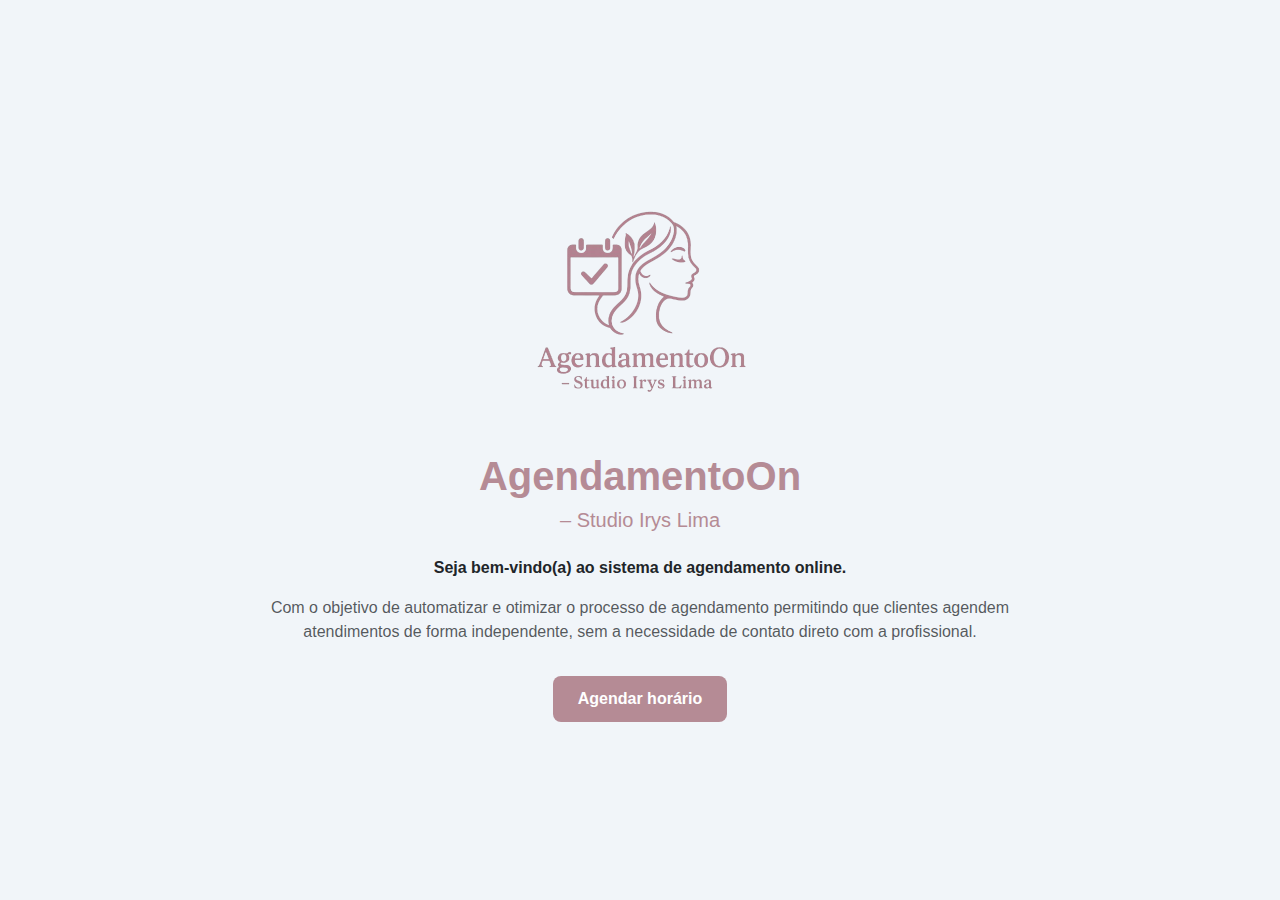
<file: index.html>
<!DOCTYPE html>
<html lang="pt-br">
<head>
  <meta charset="UTF-8" />
  <meta name="viewport" content="width=device-width, initial-scale=1" />
  <title>Faça seu agendamento</title>
  <link href="https://cdn.jsdelivr.net/npm/bootstrap@5.3.3/dist/css/bootstrap.min.css" rel="stylesheet" />
  <link rel="stylesheet" href="assets/css/style.css" />
</head>
<body>
  <div class="container d-flex align-items-center justify-content-center min-vh-100">
    <div class="text-center">
      <img src="assets/img/logo-agendamento.png" alt="Logo AgendamentoOn" class="img-fluid mb-4" style="max-width: 250px;">
      <h1 class="text-main fw-bold">AgendamentoOn</h1>
      <h5 class="text-main mb-4">– Studio Irys Lima</h5>
      <p class="fw-semibold">Seja bem-vindo(a) ao sistema de agendamento online.</p>
      <p class="text-muted w-75 mx-auto">
        Com o objetivo de automatizar e otimizar o processo de agendamento permitindo que clientes agendem
        atendimentos de forma independente, sem a necessidade de contato direto com a profissional.
      </p>
      <a href="/login/login.html" class="btn btn-main mt-3">Agendar horário</a>
    </div>
  </div>
</body>
</html>
</file>
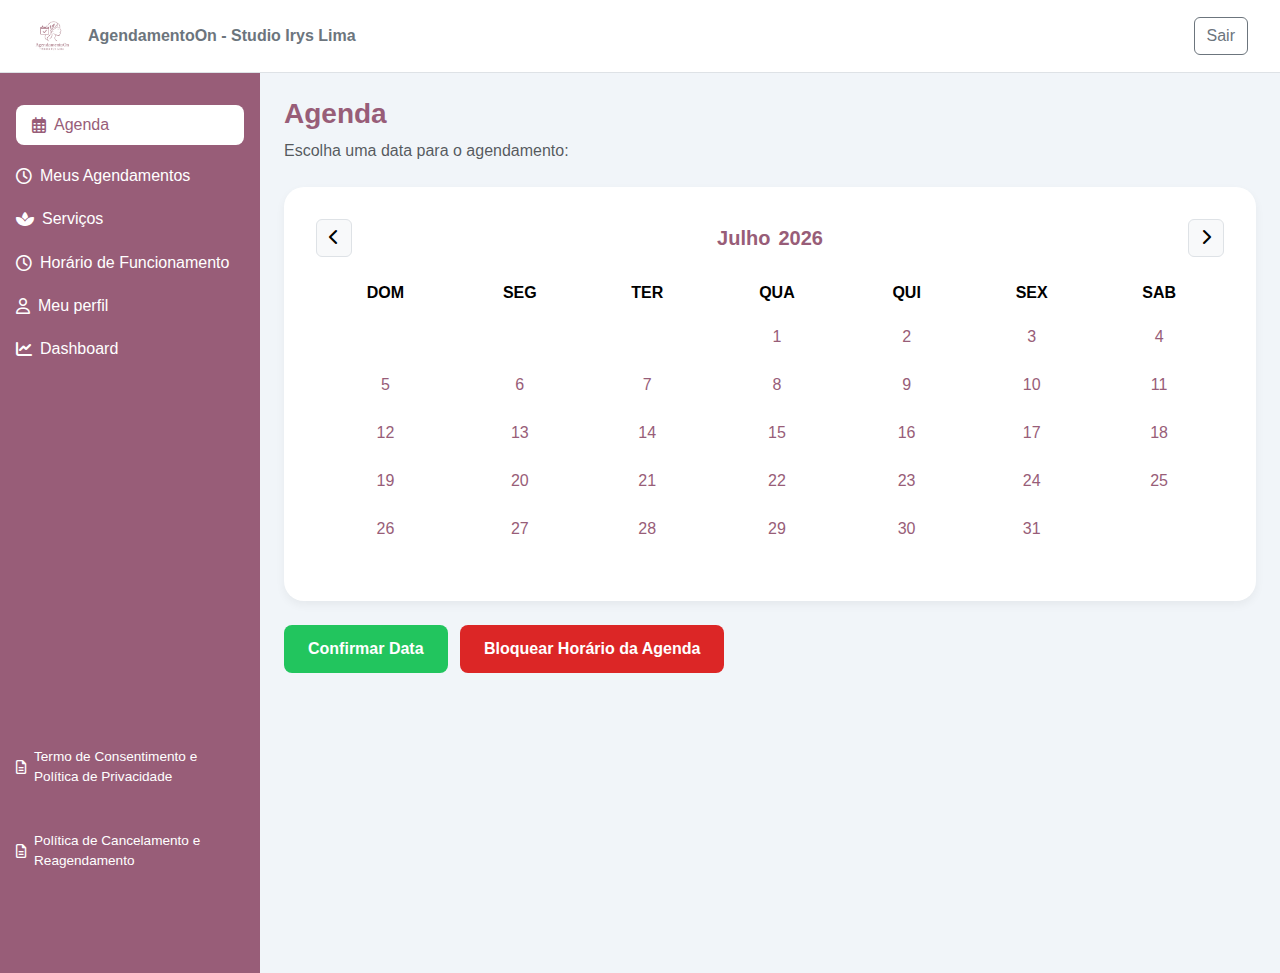
<file: agenda/agenda.html>
<!DOCTYPE html>
<html lang="pt-br">
  <head>
    <meta charset="UTF-8" />
    <meta name="viewport" content="width=device-width, initial-scale=1" />
    <title>Agenda - AgendamentoOn</title>
    <link
      href="https://cdn.jsdelivr.net/npm/bootstrap@5.3.3/dist/css/bootstrap.min.css"
      rel="stylesheet"
    />
    <link rel="stylesheet" href="../assets/css/style.css" />
    <link
      rel="stylesheet"
      href="https://cdnjs.cloudflare.com/ajax/libs/font-awesome/6.5.0/css/all.min.css"
    />
    <style>
      html,
      body {
        overflow: hidden;
        margin: 0;
        font-family: "Segoe UI", sans-serif;
        background-color: #f1f5f9;
      }

      header {
        background-color: #ffffff;
        border-bottom: 1px solid #dee2e6;
        padding: 1rem 2rem;
      }

      .sidebar {
        background-color: #985d78;
        color: white;
        height: 100vh;
        padding: 2rem 1rem;
        width: 260px;
        display: flex;
        flex-direction: column;
      }

      .sidebar a {
        color: white;
        display: flex;
        align-items: center;
        gap: 0.5rem;
        margin-bottom: 1.2rem;
        font-weight: 500;
        text-decoration: none;
      }

      .sidebar a.active,
      .sidebar a:hover {
        background-color: #ffffff;
        color: #985d78;
        border-radius: 8px;
        padding: 0.5rem 1rem;
      }

      .sidebar .policies a {
        font-size: 0.85rem;
        text-decoration: none;
      }

      .btn-sair {
        background-color: #f1f5f9;
        font-weight: 500;
      }

      .calendar-box {
        background-color: white;
        padding: 2rem;
        border-radius: 20px;
        box-shadow: 0 4px 10px rgba(0, 0, 0, 0.05);
      }

      #monthYear {
        color: #985d78;
      }

      .calendar-day {
        cursor: pointer;
        color: #985d78;
        border-radius: 50%;
        transition: background-color 0.3s;
        display: inline-block;
        width: 2rem;
        height: 2rem;
        line-height: 2rem;
      }

      .calendar-day:hover {
        background-color: #f3e6ea;
      }

      .calendar-day.selected {
        background-color: #985d78;
        color: white;
        font-weight: bold;
      }

      thead th {
        color: #985d78;
        font-weight: 600;
      }

      .btn-confirm {
        background-color: #22c55e;
        color: white;
        font-weight: bold;
        border-radius: 8px;
        padding: 0.75rem 1.5rem;
        border: none;
      }

      .btn-agendar {
        background-color: #985d78;
        color: white;
        font-weight: bold;
        border: none;
        padding: 0.5rem 1.5rem;
        border-radius: 6px;
      }

      .btn-warning {
        background-color: #ffc107;
        color: #333;
        border: none;
        font-weight: bold;
      }

      #sec-servicos {
        font-size: 0.95rem;
        color: #333;
      }

      #sec-servicos h5 {
        color: #985d78;
        font-weight: 600;
        font-size: 1.05rem;
      }

      #sec-servicos .bg-white {
        background-color: white;
        padding: 20px;
        border-radius: 12px;
        box-shadow: 0 4px 8px rgba(0, 0, 0, 0.05);
      }

      #sec-servicos th {
        font-weight: 600;
        font-size: 0.95rem;
        padding-bottom: 0.5rem;
        color: #333;
      }

      #sec-servicos td {
        padding: 0.4rem 0;
        font-weight: 400;
        vertical-align: middle;
      }
    </style>
  </head>
  <body>
    <!-- Header -->
    <header
      class="d-flex justify-content-between align-items-center"
      role="banner"
      aria-label="Cabeçalho principal"
    >
      <div class="d-flex align-items-center gap-3">
        <img
          src="../assets/img/logo-agendamento.png"
          alt="Logo do AgendamentoOn - Studio Irys Lima"
          style="height: 40px"
        />
        <span class="fw-semibold text-secondary"
          >AgendamentoOn - Studio Irys Lima</span
        >
      </div>
      <button
        id="btnSair"
        class="btn btn-outline-secondary"
        aria-label="Botão para sair da aplicação"
      >
        Sair
      </button>
    </header>

    <div class="d-flex">
      <!-- Sidebar -->
      <div class="sidebar d-flex flex-column">
        <div>
          <a href="#" class="active" data-section="agenda"
            ><i class="fa-regular fa-calendar-days"></i> Agenda</a
          >
          <a href="#" data-section="agendamentos"
            ><i class="fa-regular fa-clock"></i> Meus Agendamentos</a
          >
          <a href="#" data-section="servicos"
            ><i class="fa-solid fa-spa"></i> Serviços</a
          >
          <a href="#" data-section="horario"
            ><i class="fa-regular fa-clock"></i> Horário de Funcionamento</a
          >
          <a href="#" data-section="perfil"
            ><i class="fa-regular fa-user"></i> Meu perfil</a
          >
          <a href="#" id="adminDashboardLink" data-section="dashboard">
            <i class="fa-solid fa-chart-line"></i> Dashboard
          </a>
        </div>
        <div class="policies mt-auto" style="position: relative; bottom: 50px">
          <a href="/login/termos.html"
            ><i class="fa-regular fa-file-lines"></i> Termo de Consentimento e
            Política de Privacidade</a
          ><br />
          <a href="/login/politicas.html"
            ><i class="fa-regular fa-file-lines"></i> Política de Cancelamento e
            Reagendamento</a
          >
        </div>
      </div>

      <!-- Conteúdo principal -->
      <div class="flex-grow-1 p-4">
        <!-- Seção Agenda -->
        <section id="sec-agenda">
          <h3 class="fw-bold text-main mb-2" style="color: #985d78">Agenda</h3>
          <p class="text-muted mb-4">Escolha uma data para o agendamento:</p>

          <div class="calendar-box mb-4">
            <div class="d-flex justify-content-between align-items-center mb-3">
              <button class="btn btn-light border" id="prevMonth">
                <i class="fas fa-chevron-left"></i>
              </button>
              <h5
                class="fw-bold mb-0 d-flex gap-2 align-items-center"
                id="monthYear"
              ></h5>
              <button class="btn btn-light border" id="nextMonth">
                <i class="fas fa-chevron-right"></i>
              </button>
            </div>
            <div class="table-responsive">
              <table class="table table-borderless text-center align-middle">
                <thead>
                  <tr class="text-muted">
                    <th>DOM</th>
                    <th>SEG</th>
                    <th>TER</th>
                    <th>QUA</th>
                    <th>QUI</th>
                    <th>SEX</th>
                    <th>SAB</th>
                  </tr>
                </thead>
                <tbody id="calendarBody"></tbody>
              </table>
            </div>
          </div>
          <button class="btn btn-confirm">Confirmar Data</button>
          <button
            id="btnBloquearData"
            class="btn btn-confirm ms-2"
            style="background-color: #dc2626"
          >
            Bloquear Horário da Agenda
          </button>
        </section>

        <!-- Seção Agenda / Serviço -->
        <section id="sec-agendar-servico" style="display: none">
          <div
            class="d-flex justify-content-center align-items-start"
            style="min-height: calc(100vh - 100px); padding-top: 2rem"
          >
            <div style="width: 100%; max-width: 700px">
              <h3 class="fw-bold mb-3" style="color: #985d78">
                Agenda / Serviço
              </h3>
              <p class="text-muted fw-semibold mb-4" id="dataSelecionadaTexto">
                Data do agendamento: 30 de Abril de 2025
              </p>

              <div class="bg-white p-4 rounded-3 shadow-sm">
                <div class="mb-4">
                  <label for="servicoSelect" class="form-label fw-semibold"
                    >Escolha um serviço para o agendamento:</label
                  >
                  <select
                    id="servicoSelect"
                    class="form-select"
                    aria-label="Selecione o serviço desejado"
                  >
                    <option selected disabled>Selecione as opções</option>
                    <option>Cílios: Volume brasileiro</option>
                    <option>Cílios: Efeito fox</option>
                    <option>Cílios: Efeito Molhado</option>
                    <option>Cílios: Volume 5D</option>
                    <option>Sobrancelhas: Design de sobrancelhas</option>
                    <option>Sobrancelhas: Design com henna</option>
                    <option>Sobrancelhas: Brow lamination</option>
                    <option>Sobrancelhas: Lash lifting</option>
                  </select>
                </div>

                <div class="d-flex gap-2">
                  <button
                    id="btnConfirmarServico"
                    class="btn w-100 fw-bold text-white"
                    style="background-color: #22c55e"
                  >
                    Confirmar Serviço
                  </button>
                  <button
                    id="btnVoltarParaAgenda"
                    class="btn w-100 fw-bold text-white"
                    style="background-color: #cbd5e1"
                  >
                    Voltar
                  </button>
                </div>
              </div>
            </div>
          </div>
        </section>

        <!-- Seção Agenda / Serviço / Horário -->
        <section id="sec-agendar-horario" style="display: none">
          <div class="container-fluid">
            <div class="px-4">
              <h3 class="fw-bold mb-2" style="color: #985d78">
                Agenda / Serviço / Horário
              </h3>
              <p
                class="text-muted fw-semibold mb-1"
                id="dataSelecionadaHorario"
              >
                Data do agendamento: 30 de Abril de 2025
              </p>
              <p
                class="text-muted fw-semibold mb-4"
                id="servicoSelecionadoHorario"
              >
                Serviço: Sobrancelhas: Design de sobrancelhas
              </p>

              <div
                class="bg-white p-4 rounded-3 shadow-sm w-100"
                style="max-width: 720px"
              >
                <label class="form-label fw-semibold mb-3"
                  >Escolha um horário para o agendamento:</label
                >
                <div class="row row-cols-3 g-3">
                  <!-- Horários -->
                  <div class="col">
                    <button
                      class="btn btn-outline-secondary horario-opcao w-100"
                    >
                      14:00
                    </button>
                  </div>
                  <div class="col">
                    <button
                      class="btn btn-outline-secondary horario-opcao w-100"
                    >
                      14:30
                    </button>
                  </div>
                  <div class="col">
                    <button
                      class="btn btn-outline-secondary horario-opcao w-100"
                    >
                      15:00
                    </button>
                  </div>
                  <div class="col">
                    <button
                      class="btn btn-outline-secondary horario-opcao w-100"
                    >
                      15:30
                    </button>
                  </div>
                  <div class="col">
                    <button
                      class="btn btn-outline-secondary horario-opcao w-100"
                    >
                      16:00
                    </button>
                  </div>
                  <div class="col">
                    <button
                      class="btn btn-outline-secondary horario-opcao w-100"
                    >
                      16:30
                    </button>
                  </div>
                  <div class="col">
                    <button
                      class="btn btn-outline-secondary horario-opcao w-100"
                    >
                      17:00
                    </button>
                  </div>
                  <div class="col">
                    <button
                      class="btn btn-outline-secondary horario-opcao w-100"
                    >
                      18:00
                    </button>
                  </div>
                  <div class="col">
                    <button
                      class="btn btn-outline-secondary horario-opcao w-100"
                    >
                      18:30
                    </button>
                  </div>
                  <div class="col">
                    <button
                      class="btn btn-outline-secondary horario-opcao w-100"
                    >
                      19:00
                    </button>
                  </div>
                  <div class="col">
                    <button
                      class="btn btn-outline-secondary horario-opcao w-100"
                    >
                      19:30
                    </button>
                  </div>
                  <div class="col">
                    <button
                      class="btn btn-outline-secondary horario-opcao w-100"
                    >
                      20:00
                    </button>
                  </div>
                  <div class="col">
                    <button
                      class="btn btn-outline-secondary horario-opcao w-100"
                    >
                      20:30
                    </button>
                  </div>
                  <div class="col">
                    <button
                      class="btn btn-outline-secondary horario-opcao w-100"
                    >
                      21:00
                    </button>
                  </div>
                  <div class="col">
                    <button
                      class="btn btn-outline-secondary horario-opcao w-100"
                    >
                      21:30
                    </button>
                  </div>
                </div>

                <div class="d-flex gap-2 mt-4">
                  <button
                    id="btnConfirmarHorario"
                    class="btn w-100 fw-bold text-white"
                    style="background-color: #22c55e"
                  >
                    Confirmar Horário
                  </button>
                  <button
                    id="btnVoltarParaServico"
                    class="btn w-100 fw-bold text-white"
                    style="background-color: #cbd5e1"
                  >
                    Voltar
                  </button>
                </div>
              </div>
            </div>
          </div>
        </section>

        <!-- Seção Agenda / Serviço / Horário / Confirmação -->
        <section id="sec-agendar-confirmacao" style="display: none">
          <div class="container-fluid">
            <div class="px-4">
              <h3 class="fw-bold mb-2" style="color: #985d78">
                Agenda / Serviço / Horário / Confirmação
              </h3>
              <p class="text-muted fw-semibold mb-4">
                Confirme as informações do agendamento solicitado:
              </p>

              <div
                class="bg-white p-4 rounded-3 shadow-sm mb-4"
                style="max-width: 720px"
              >
                <table class="table mb-4">
                  <thead class="text-secondary">
                    <tr>
                      <th>Serviço</th>
                      <th>Data</th>
                      <th>Horário</th>
                    </tr>
                  </thead>
                  <tbody>
                    <tr>
                      <td id="confirmacaoServico">
                        Sobrancelhas: Design de Sobrancelhas
                      </td>
                      <td id="confirmacaoData">30/04/2025</td>
                      <td id="confirmacaoHorario">18:00</td>
                    </tr>
                  </tbody>
                </table>

                <div class="d-flex gap-3">
                  <button
                    id="btnConfirmarAgendamento"
                    class="btn text-white fw-semibold px-4 py-2"
                    style="background-color: #22c55e"
                  >
                    Confirmar Agendamento
                  </button>

                  <button
                    id="btnVoltarParaHorario"
                    class="btn text-white fw-semibold px-4 py-2"
                    style="background-color: #cbd5e1"
                  >
                    Voltar
                  </button>
                </div>
              </div>
            </div>
          </div>
        </section>

        <!-- Seção Agenda / Serviço / Horário / Confirmação / Sucesso -->
        <section id="sec-agendamento-sucesso" style="display: none">
          <div
            class="container d-flex justify-content-center align-items-center"
            style="min-height: 80vh"
          >
            <div
              class="text-center bg-white p-5 rounded-3 shadow"
              style="max-width: 500px; width: 100%"
            >
              <i
                class="fa-solid fa-circle-check mb-3"
                style="font-size: 80px; color: #22c55e"
              ></i>
              <h2 class="fw-bold text-success mb-2">Sucesso</h2>
              <p class="text-secondary fw-semibold">
                Agendamento realizado com sucesso
              </p>
              <button id="btnOkSucesso" class="btn btn-light fw-bold mt-3 px-4">
                Ok
              </button>
            </div>
          </div>
        </section>

        <!-- Seção Meus Agendamentos -->
        <section id="sec-agendamentos" style="display: none">
          <h3 class="fw-bold mb-4" style="color: #985d78">Meus Agendamentos</h3>

          <div
            class="bg-white rounded-3 shadow-sm p-3"
            style="font-family: 'Segoe UI', sans-serif"
          >
            <table class="table align-middle mb-0">
              <thead>
                <tr class="text-secondary" style="font-weight: 600">
                  <th>Serviço</th>
                  <th>Data</th>
                  <th>Horário</th>
                  <th class="text-center">Ação</th>
                </tr>
              </thead>
              <tbody id="listaAgendamentos" style="font-weight: 400"></tbody>
            </table>
          </div>

          <div class="text-end mt-4">
            <button
              id="btnNovoAgendamento"
              class="btn text-white px-4 py-2 fw-semibold"
              style="background-color: #985d78"
              aria-label="Botão para realizar novo agendamento"
            >
              + Novo Agendamento
            </button>
          </div>
        </section>

        <!-- Seção de detalhes do agendamento -->
        <section id="sec-agendamento-detalhe" style="display: none">
          <div class="container-fluid">
            <div class="px-4">
              <h3 class="fw-bold mb-3" style="color: #985d78">
                Meus Agendamentos / Editar
              </h3>
              <p class="text-muted fw-semibold mb-3">
                Informações do agendamento:
              </p>

              <div
                class="bg-white p-4 rounded-3 shadow-sm mb-4"
                style="max-width: 720px"
              >
                <table class="table mb-0">
                  <thead class="text-secondary">
                    <tr>
                      <th>Serviço</th>
                      <th>Data</th>
                      <th>Horário</th>
                      <th>Status</th>
                    </tr>
                  </thead>
                  <tbody>
                    <tr>
                      <td id="detalheServico"></td>
                      <td id="detalheData"></td>
                      <td id="detalheHorario"></td>
                      <td id="detalheStatus"></td>
                    </tr>
                  </tbody>
                </table>
              </div>

              <div class="d-flex gap-2">
                <button
                  id="btnExcluirAgendamento"
                  class="btn fw-bold text-white"
                  style="background-color: #dc2626"
                >
                  Excluir Agendamento
                </button>
                <button
                  id="btnVoltarAgendamento"
                  class="btn fw-bold text-white"
                  style="background-color: #cbd5e1"
                >
                  Voltar
                </button>
              </div>
            </div>
          </div>
        </section>

        <!-- Seção Serviços -->
        <section id="sec-servicos" style="display: none">
          <h3 class="fw-bold mb-4" style="color: #985d78">Serviços</h3>

          <div class="bg-white p-4 rounded-3 shadow-sm mb-4">
            <h5 class="fw-semibold mb-3" style="color: #985d78">
              Cílios (tempo médio 2 horas)
            </h5>
            <table class="table table-borderless align-middle mb-0">
              <thead class="text-secondary">
                <tr style="font-weight: 600">
                  <th>Serviço</th>
                  <th>1ª Aplicação</th>
                  <th>Manutenção</th>
                </tr>
              </thead>
              <tbody style="font-weight: 400">
                <tr>
                  <td>Volume Brasileiro</td>
                  <td>R$ 90,00</td>
                  <td>R$ 70,00</td>
                </tr>
                <tr>
                  <td>Efeito Fox</td>
                  <td>R$ 100,00</td>
                  <td>R$ 80,00</td>
                </tr>
                <tr>
                  <td>Efeito Molhado</td>
                  <td>R$ 90,00</td>
                  <td>R$ 70,00</td>
                </tr>
                <tr>
                  <td>Volume 5D</td>
                  <td>R$ 100,00</td>
                  <td>R$ 80,00</td>
                </tr>
              </tbody>
            </table>
          </div>

          <div class="bg-white p-4 rounded-3 shadow-sm">
            <h5 class="fw-semibold mb-3" style="color: #985d78">
              Sobrancelhas
            </h5>
            <table class="table table-borderless align-middle mb-0">
              <thead class="text-secondary">
                <tr style="font-weight: 600">
                  <th>Serviço</th>
                  <th>Valor</th>
                  <th>Tempo</th>
                </tr>
              </thead>
              <tbody style="font-weight: 400">
                <tr>
                  <td>Design de Sobrancelhas</td>
                  <td>R$ 25,00</td>
                  <td>30 Minutos</td>
                </tr>
                <tr>
                  <td>Design com Henna</td>
                  <td>R$ 35,00</td>
                  <td>45 Minutos</td>
                </tr>
                <tr>
                  <td>Brown Lamination</td>
                  <td>R$ 60,00</td>
                  <td>1 Hora</td>
                </tr>
                <tr>
                  <td>Lash Lifting</td>
                  <td>R$ 60,00</td>
                  <td>1 Hora</td>
                </tr>
              </tbody>
            </table>
          </div>
        </section>

        <!-- Seção Horário de Funcionamento -->
        <section id="sec-horario" style="display: none">
          <div class="container-fluid">
            <div class="px-4">
              <h3 class="fw-bold mb-2" style="color: #985d78">
                Horário de Funcionamento
              </h3>
              <p class="text-muted fw-semibold mb-4">
                Dias e horários de atendimento da semana
              </p>

              <div class="bg-white p-4 rounded-3 shadow-sm w-100">
                <!-- DOMINGO -->
                <div
                  class="d-flex justify-content-between align-items-center border-bottom py-2"
                >
                  <strong>Domingo</strong>
                  <span
                    class="px-4 py-2 rounded-pill fw-semibold"
                    style="background-color: #b91c1c; color: white"
                    >Fechado</span
                  >
                </div>

                <!-- DIAS ÚTEIS -->
                <div
                  class="d-flex justify-content-between align-items-center border-bottom py-2"
                >
                  <strong>Segunda-feira</strong>
                  <div class="d-flex gap-2">
                    <span
                      class="px-4 py-2 rounded-pill fw-semibold"
                      style="background-color: #22c55e; color: #000"
                      >14:00 às 17:00</span
                    >
                    <span
                      class="px-4 py-2 rounded-pill fw-semibold"
                      style="background-color: #22c55e; color: #000"
                      >18:00 às 22:00</span
                    >
                  </div>
                </div>
                <div
                  class="d-flex justify-content-between align-items-center border-bottom py-2"
                >
                  <strong>Terça-feira</strong>
                  <div class="d-flex gap-2">
                    <span
                      class="px-4 py-2 rounded-pill fw-semibold"
                      style="background-color: #22c55e; color: #000"
                      >14:00 às 17:00</span
                    >
                    <span
                      class="px-4 py-2 rounded-pill fw-semibold"
                      style="background-color: #22c55e; color: #000"
                      >18:00 às 22:00</span
                    >
                  </div>
                </div>
                <div
                  class="d-flex justify-content-between align-items-center border-bottom py-2"
                >
                  <strong>Quarta-feira</strong>
                  <div class="d-flex gap-2">
                    <span
                      class="px-4 py-2 rounded-pill fw-semibold"
                      style="background-color: #22c55e; color: #000"
                      >14:00 às 17:00</span
                    >
                    <span
                      class="px-4 py-2 rounded-pill fw-semibold"
                      style="background-color: #22c55e; color: #000"
                      >18:00 às 22:00</span
                    >
                  </div>
                </div>
                <div
                  class="d-flex justify-content-between align-items-center border-bottom py-2"
                >
                  <strong>Quinta-feira</strong>
                  <div class="d-flex gap-2">
                    <span
                      class="px-4 py-2 rounded-pill fw-semibold"
                      style="background-color: #22c55e; color: #000"
                      >14:00 às 17:00</span
                    >
                    <span
                      class="px-4 py-2 rounded-pill fw-semibold"
                      style="background-color: #22c55e; color: #000"
                      >18:00 às 22:00</span
                    >
                  </div>
                </div>
                <div
                  class="d-flex justify-content-between align-items-center border-bottom py-2"
                >
                  <strong>Sexta-feira</strong>
                  <div class="d-flex gap-2">
                    <span
                      class="px-4 py-2 rounded-pill fw-semibold"
                      style="background-color: #22c55e; color: #000"
                      >14:00 às 17:00</span
                    >
                    <span
                      class="px-4 py-2 rounded-pill fw-semibold"
                      style="background-color: #22c55e; color: #000"
                      >18:00 às 22:00</span
                    >
                  </div>
                </div>

                <!-- SÁBADO -->
                <div
                  class="d-flex justify-content-between align-items-center pt-2"
                >
                  <strong>Sábado</strong>
                  <div class="d-flex gap-2">
                    <span
                      class="px-4 py-2 rounded-pill fw-semibold"
                      style="background-color: #22c55e; color: #000"
                      >09:00 às 12:00</span
                    >
                    <span
                      class="px-4 py-2 rounded-pill fw-semibold"
                      style="background-color: #22c55e; color: #000"
                      >13:00 às 18:00</span
                    >
                  </div>
                </div>
              </div>
            </div>
          </div>
        </section>

        <!-- Seção Meu Perfil -->
        <section id="sec-perfil" style="display: none">
          <div class="container-fluid">
            <div class="row">
              <div class="col">
                <h3 class="fw-bold mb-4" style="color: #985d78">Meu Perfil</h3>

                <div
                  class="bg-white p-4 rounded-3 shadow-sm w-100"
                  style="max-width: 1000px"
                >
                  <div class="row mb-3">
                    <div class="col-md-2 fw-semibold">Nome:</div>
                    <div class="col-md-10" id="perfilNome">Carregando...</div>
                  </div>

                  <div class="row mb-3">
                    <div class="col-md-2 fw-semibold">E-mail:</div>
                    <div class="col-md-10" id="perfilEmail">Carregando...</div>
                  </div>

                  <div class="row mb-3">
                    <div class="col-md-2 fw-semibold">Telefone:</div>
                    <div class="col-md-10" id="perfilTelefone">
                      Carregando...
                    </div>
                  </div>
                </div>

                <div class="text-end mt-3" style="max-width: 1000px">
                  <button
                    id="btnEditarPerfil"
                    class="btn fw-semibold text-white px-4 py-2"
                    style="background-color: #985d78"
                  >
                    Alterar Dados do Perfil
                  </button>
                </div>
              </div>
            </div>
          </div>
        </section>

        <!-- Seção Alterar Dados do Perfil -->
        <section id="sec-perfil-editar" style="display: none">
          <div
            class="d-flex justify-content-center align-items-start"
            style="min-height: calc(100vh - 100px); padding-top: 2rem"
          >
            <div style="width: 100%; max-width: 700px">
              <h3 class="fw-bold mb-4" style="color: #985d78">
                Meu Perfil / Alterar Dados
              </h3>

              <div class="bg-white p-4 rounded-3 shadow-sm">
                <div class="mb-3">
                  <label class="form-label fw-semibold">Nome</label>
                  <input
                    type="text"
                    class="form-control"
                    id="editarNome"
                    placeholder="Digite seu nome"
                    required
                    minlength="3"
                  />
                </div>

                <div class="mb-3">
                  <label class="form-label fw-semibold">E-mail</label>
                  <input
                    type="email"
                    class="form-control"
                    id="editarEmail"
                    placeholder="Digite seu e-mail"
                    required
                  />
                </div>

                <div class="mb-3">
                  <label class="form-label fw-semibold">Senha</label>
                  <input
                    type="password"
                    class="form-control"
                    id="editarSenha"
                    placeholder="Senha deve ter no mínimo 4 caracteres"
                    minlength="4"
                  />
                </div>

                <div class="mb-3">
                  <label class="form-label fw-semibold">Confirme a senha</label>
                  <input
                    type="password"
                    class="form-control"
                    id="editarSenhaConfirmar"
                    placeholder="Digite novamente sua senha"
                    minlength="4"
                  />
                </div>

                <div class="mb-4">
                  <label class="form-label fw-semibold">Telefone</label>
                  <input
                    type="tel"
                    class="form-control"
                    id="editarTelefone"
                    placeholder="(DDD) 91234-5678"
                    pattern="^\(?\d{2}\)?\s?\d{4,5}-?\d{4}$"
                    required
                  />
                </div>

                <div class="d-flex gap-2">
                  <button
                    class="btn w-100 fw-bold text-white"
                    style="background-color: #22c55e"
                  >
                    Atualizar Dados do Perfil
                  </button>
                  <button
                    id="btnVoltarPerfil"
                    class="btn w-100 fw-bold text-white"
                    style="background-color: #cbd5e1"
                  >
                    Voltar
                  </button>
                </div>
              </div>
            </div>
          </div>
        </section>

        <!-- Seção Dashboard - ADMIN -->
        <section id="sec-dashboard" style="display: none">
          <h4 class="fw-bold mb-3" style="color: #985d78">Dashboard</h4>

          <div class="mb-4">
            <h6 class="fw-semibold text-muted">
              Atendimentos realizados do mês atual:
            </h6>
            <div class="bg-white p-3 rounded-3 shadow-sm">
              <table class="table align-middle mb-0">
                <thead class="text-secondary fw-semibold">
                  <tr>
                    <th>Serviço</th>
                    <th>Cliente</th>
                    <th>Status</th>
                    <th>Data</th>
                  </tr>
                </thead>
                <tbody>
                  <tr>
                    <td>Volume Brasileiro</td>
                    <td>Lilian Cunha</td>
                    <td>Concluído</td>
                    <td>25/06/2025</td>
                  </tr>
                  <tr>
                    <td>Efeito Fox</td>
                    <td>Lilian Cunha</td>
                    <td>Concluído</td>
                    <td>25/06/2025</td>
                  </tr>
                  <tr>
                    <td>Efeito Molhado</td>
                    <td>Lilian Cunha</td>
                    <td>Concluído</td>
                    <td>25/06/2025</td>
                  </tr>
                </tbody>
              </table>
            </div>
          </div>

          <div class="mb-4">
            <h6 class="fw-semibold text-muted">
              Atendimentos cancelados do mês atual:
            </h6>
            <div class="bg-white p-3 rounded-3 shadow-sm">
              <table class="table align-middle mb-0">
                <thead class="text-secondary fw-semibold">
                  <tr>
                    <th>Serviço</th>
                    <th>Cliente</th>
                    <th>Status</th>
                    <th>Data</th>
                  </tr>
                </thead>
                <tbody>
                  <tr>
                    <td>Volume Brasileiro</td>
                    <td>Lilian Cunha</td>
                    <td>Cancelado</td>
                    <td>25/06/2025</td>
                  </tr>
                  <tr>
                    <td>Efeito Fox</td>
                    <td>Lilian Cunha</td>
                    <td>Cancelado</td>
                    <td>25/06/2025</td>
                  </tr>
                  <tr>
                    <td>Efeito Molhado</td>
                    <td>Lilian Cunha</td>
                    <td>Cancelado</td>
                    <td>25/06/2025</td>
                  </tr>
                </tbody>
              </table>
            </div>
          </div>

          <div class="text-end fw-semibold text-muted">
            Quantidade de clientes atendidos:
            <span style="color: #000">10</span>
          </div>
        </section>

        <!-- Seção de Agenda para Administrador -->
        <section id="sec-agenda-admin" style="display: none">
          <h3 class="fw-bold mb-3" style="color: #985d78">
            Seja bem-vinda ao Sistema AgendamentoOn
          </h3>
          <p class="text-muted mb-4" style="max-width: 700px">
            Organize seus atendimentos de forma prática e eficiente. Aqui você
            pode gerenciar seus agendamentos, acompanhar o status dos
            atendimentos, visualizar clientes cadastrados e acessar o dashboard.
          </p>

          <div class="d-flex flex-column gap-3" style="max-width: 300px">
            <button
              class="btn text-white fw-semibold"
              style="background-color: #985d78"
            >
              + Novo Agendamento
            </button>
            <button
              class="btn text-white fw-semibold"
              style="background-color: #b91c1c"
            >
              Bloquear horário da agenda
            </button>
          </div>
        </section>

        <!-- Seção: Histórico de Agendamentos (visível apenas para Admin) -->
        <section id="sec-historico-agendamentos" style="display: none">
          <h3 class="fw-bold mb-2" style="color: #985d78">
            Histórico de Agendamentos
          </h3>
          <p class="text-muted mb-4">horários de atendimento do dia:</p>

          <div class="bg-white p-3 rounded-3 shadow-sm">
            <table class="table align-middle mb-0">
              <thead class="text-secondary fw-semibold">
                <tr>
                  <th>Nome</th>
                  <th>Data</th>
                  <th>Horário</th>
                  <th>Ação</th>
                </tr>
              </thead>
              <tbody id="tabelaHistoricoAgendamentos"></tbody>
            </table>
          </div>
        </section>

        <!-- Seção de Detalhes do Histórico de Agendamento -->
        <section id="sec-historico-detalhes" style="display: none">
          <h4 class="fw-bold mb-3" style="color: #985d78">
            Histórico de Agendamentos /
            <span style="color: #000">Detalhes</span>
          </h4>

          <p class="text-muted fw-semibold">Informações do agendamento:</p>

          <div
            class="bg-white p-4 rounded-3 shadow-sm mb-4"
            style="max-width: 720px"
          >
            <table class="table mb-4">
              <thead class="text-secondary">
                <tr>
                  <th>Nome</th>
                  <th>Telefone</th>
                  <th>Serviço</th>
                  <th>Data</th>
                  <th>Horário</th>
                </tr>
              </thead>
              <tbody>
                <tr>
                  <td id="detalheHistoricoNome">-</td>
                  <td id="detalheHistoricoTelefone">-</td>
                  <td id="detalheHistoricoServico">-</td>
                  <td id="detalheHistoricoData">-</td>
                  <td id="detalheHistoricoHorario">-</td>
                </tr>
              </tbody>
            </table>

            <div class="mb-3">
              <label for="statusHistorico" class="form-label fw-semibold"
                >Status:</label
              >
              <select
                id="statusHistorico"
                class="form-select"
                aria-label="Alterar status"
              >
                <option value="AGENDADO">AGENDADO</option>
                <option value="CONCLUIDO">CONCLUÍDO</option>
                <option value="CANCELADO">CANCELADO</option>
              </select>
            </div>

            <div class="d-flex gap-2">
              <button
                id="btnAtualizarStatus"
                class="btn fw-bold text-white"
                style="background-color: #22c55e"
              >
                Atualizar Status
              </button>
              <button
                id="btnVoltarHistorico"
                class="btn fw-bold text-white"
                style="background-color: #cbd5e1"
              >
                Voltar
              </button>
            </div>
          </div>
        </section>

        <!-- Seção: Clientes (visível apenas para Admin) -->
        <section id="sec-clientes" style="display: none">
          <h3 class="fw-bold mb-3" style="color: #985d78">Clientes</h3>
          <div class="bg-white p-3 rounded-3 shadow-sm">
            <table class="table align-middle mb-0">
              <thead class="text-secondary fw-semibold">
                <tr>
                  <th>Nome</th>
                  <th>E-mail</th>
                  <th>Telefone</th>
                </tr>
              </thead>
              <tbody id="tabelaClientes">
                <!-- será preenchido dinamicamente -->
              </tbody>
            </table>
          </div>
        </section>
      </div>
    </div>

    <script>
      document.addEventListener("DOMContentLoaded", () => {
        let agendamentos =
          JSON.parse(localStorage.getItem("agendamentos")) || [];
        // Navegação entre seções da sidebar
        document
          .querySelectorAll(".sidebar a[data-section]")
          .forEach((link) => {
            link.addEventListener("click", function (e) {
              e.preventDefault();

              // Remover classe ativa de todos os links
              document
                .querySelectorAll(".sidebar a")
                .forEach((l) => l.classList.remove("active"));
              // Adicionar classe ativa ao item clicado
              this.classList.add("active");

              // Ocultar todas as seções
              document
                .querySelectorAll("section[id^='sec-']")
                .forEach((sec) => (sec.style.display = "none"));

              // Mostrar a seção correspondente
              const section = this.getAttribute("data-section");
              const secToShow = document.getElementById(`sec-${section}`);
              if (secToShow) secToShow.style.display = "block";
            });
          });

        // Botão "Confirmar Data" da Agenda
        document.querySelector(".btn-confirm").addEventListener("click", () => {
          // Verifica se uma data foi selecionada
          if (!selectedDate) {
            alert("Por favor, selecione uma data para o agendamento.");
            return;
          }

          const dataFormatada = selectedDate.toLocaleDateString("pt-BR", {
            day: "2-digit",
            month: "long",
            year: "numeric",
          });

          dataSelecionada = dataFormatada;

          // Atualiza o texto da nova seção com a data selecionada
          document.getElementById(
            "dataSelecionadaTexto"
          ).textContent = `Data do agendamento: ${dataFormatada}`;

          // Mostra a nova seção e oculta as demais
          document
            .querySelectorAll("section[id^='sec-']")
            .forEach((sec) => (sec.style.display = "none"));
          document.getElementById("sec-agendar-servico").style.display =
            "block";
        });

        // Botão "Voltar" para a Agenda
        document
          .getElementById("btnVoltarParaAgenda")
          .addEventListener("click", () => {
            document.getElementById("sec-agendar-servico").style.display =
              "none";
            document.getElementById("sec-agenda").style.display = "block";
          });

        let servicoSelecionado = "";

        document
          .getElementById("btnConfirmarServico")
          .addEventListener("click", () => {
            const select = document.getElementById("servicoSelect");
            const opcao = select.options[select.selectedIndex];

            if (!opcao || opcao.disabled) {
              alert("Por favor, selecione um serviço.");
              return;
            }

            servicoSelecionado = opcao.textContent;
            document.getElementById(
              "servicoSelecionadoHorario"
            ).textContent = `Serviço: ${servicoSelecionado}`;

            // Atualiza data na nova tela
            const dataTexto = document.getElementById(
              "dataSelecionadaTexto"
            ).textContent;
            document.getElementById("dataSelecionadaHorario").textContent =
              dataTexto;

            // Mostra a tela de horário
            document
              .querySelectorAll("section[id^='sec-']")
              .forEach((sec) => (sec.style.display = "none"));
            document.getElementById("sec-agendar-horario").style.display =
              "block";

            gerarHorarios();
          });

        function gerarHorarios() {
          const horarios = [
            "14:00",
            "14:30",
            "15:00",
            "15:30",
            "16:00",
            "16:30",
            "17:00",
            "18:00",
            "18:30",
            "19:00",
            "19:30",
            "20:00",
            "20:30",
            "21:00",
            "21:30",
          ];

          const container = document.getElementById("listaHorarios");
          container.innerHTML = "";

          horarios.forEach((horario) => {
            const btn = document.createElement("button");
            btn.className = "btn btn-outline-secondary horario-opcao";
            btn.textContent = horario;
            btn.setAttribute("type", "button");
            btn.setAttribute("aria-label", `Selecionar horário ${horario}`);
            btn.addEventListener("click", () => {
              document
                .querySelectorAll(".horario-opcao")
                .forEach((b) =>
                  b.classList.remove("btn-primary", "text-white")
                );
              btn.classList.add("btn-primary", "text-white");
              btn.dataset.selected = "true";
            });
            container.appendChild(btn);
          });
        }

        document
          .getElementById("btnVoltarParaServico")
          .addEventListener("click", () => {
            document.getElementById("sec-agendar-horario").style.display =
              "none";
            document.getElementById("sec-agendar-servico").style.display =
              "block";
          });

        document.querySelectorAll(".horario-opcao").forEach((btn) => {
          btn.addEventListener("click", function () {
            document.querySelectorAll(".horario-opcao").forEach((b) => {
              b.classList.remove("btn-primary", "text-white");
              b.classList.add("btn-outline-secondary");
            });
            this.classList.remove("btn-outline-secondary");
            this.classList.add("btn-primary", "text-white");
          });
        });

        document
          .getElementById("btnVoltarParaServico")
          .addEventListener("click", () => {
            document.getElementById("sec-agendar-horario").style.display =
              "none";
            document.getElementById("sec-agendar-servico").style.display =
              "block";
          });

        let dataSelecionada = "";
        let horarioSelecionado = "";

        // Quando clicar no botão confirmar serviço
        document
          .getElementById("btnConfirmarServico")
          .addEventListener("click", () => {
            const select = document.getElementById("servicoSelect");
            const selected = select.value;

            if (selected !== "") {
              servicoSelecionado = selected;
              document.getElementById("sec-agendar-servico").style.display =
                "none";
              document.getElementById("sec-agendar-horario").style.display =
                "block";
              document.getElementById(
                "servicoSelecionadoHorario"
              ).textContent = `Serviço: ${selected}`;
            }
          });

        // Confirmar horário → vai para tela de confirmação
        document
          .getElementById("btnConfirmarHorario")
          .addEventListener("click", () => {
            const horarioBtn = document.querySelector(
              ".horario-opcao.btn-primary"
            );
            if (horarioBtn) {
              horarioSelecionado = horarioBtn.textContent;
              document.getElementById("sec-agendar-horario").style.display =
                "none";
              document.getElementById("sec-agendar-confirmacao").style.display =
                "block";

              document.getElementById("confirmacaoServico").textContent =
                servicoSelecionado;
              document.getElementById("confirmacaoData").textContent =
                dataSelecionada;
              document.getElementById("confirmacaoHorario").textContent =
                horarioSelecionado;
            }
          });

        // Voltar para escolher o horário
        document
          .getElementById("btnVoltarParaHorario")
          .addEventListener("click", () => {
            document.getElementById("sec-agendar-confirmacao").style.display =
              "none";
            document.getElementById("sec-agendar-horario").style.display =
              "block";
          });

        // Confirmar Agendamento → vai para a tela de sucesso
        const btnConfirmarAgendamento = document.getElementById(
          "btnConfirmarAgendamento"
        );
        if (btnConfirmarAgendamento) {
          btnConfirmarAgendamento.addEventListener("click", () => {
            document
              .querySelectorAll("section[id^='sec-']")
              .forEach((sec) => (sec.style.display = "none"));
            document.getElementById("sec-agendamento-sucesso").style.display =
              "block";
          });
        }

        // Botão "Ok" na tela de sucesso → volta para a Agenda
        const btnOkSucesso = document.getElementById("btnOkSucesso");
        if (btnOkSucesso) {
          btnOkSucesso.addEventListener("click", () => {
            document
              .querySelectorAll("section[id^='sec-']")
              .forEach((sec) => (sec.style.display = "none"));
            document.getElementById("sec-agenda").style.display = "block";

            // Resetar seleção visual, se quiser
            document
              .querySelectorAll(".sidebar a")
              .forEach((l) => l.classList.remove("active"));
            const agendaLink = document.querySelector(
              '.sidebar a[data-section="agenda"]'
            );
            if (agendaLink) agendaLink.classList.add("active");
          });
        }

        // Botão "OK" após agendamento realizado com sucesso
        document
          .getElementById("btnOkSucesso")
          .addEventListener("click", () => {
            // Adicionar agendamento à lista
            const tabela = document.querySelector(
              "#sec-agendamentos table tbody"
            );

            const novaLinha = document.createElement("tr");
            novaLinha.innerHTML = `
          <td>${servicoSelecionado}</td>
          <td>${dataSelecionada}</td>
          <td>${horarioSelecionado}</td>
          <td class="text-center">
            <button class="btn btn-warning fw-semibold px-3" aria-label="Detalhes do serviço">
              Detalhes
            </button>
          </td>
        `;
            tabela.appendChild(novaLinha);

            // Exibir seção Meus Agendamentos
            document
              .querySelectorAll("section[id^='sec-']")
              .forEach((sec) => (sec.style.display = "none"));
            document.getElementById("sec-agendamentos").style.display = "block";

            // Ativar link da sidebar
            document
              .querySelectorAll(".sidebar a")
              .forEach((link) => link.classList.remove("active"));
            const linkAgendamentos = document.querySelector(
              '.sidebar a[data-section="agendamentos"]'
            );
            if (linkAgendamentos) linkAgendamentos.classList.add("active");
          });

        btnOkSucesso.addEventListener("click", () => {
          adicionarAgendamento(
            servicoSelecionado,
            dataSelecionada,
            horarioSelecionado
          );

          document
            .querySelectorAll("section[id^='sec-']")
            .forEach((sec) => (sec.style.display = "none"));
          document.getElementById("sec-agendamentos").style.display = "block";

          document
            .querySelectorAll(".sidebar a")
            .forEach((link) => link.classList.remove("active"));
          const linkAgendamentos = document.querySelector(
            '.sidebar a[data-section="agendamentos"]'
          );
          if (linkAgendamentos) linkAgendamentos.classList.add("active");
        });

        // Botão "+ Novo Agendamento"
        const btnNovoAgendamento =
          document.getElementById("btnNovoAgendamento");
        if (btnNovoAgendamento) {
          btnNovoAgendamento.addEventListener("click", () => {
            document.getElementById("sec-agenda").style.display = "block";
            document.getElementById("sec-agendamentos").style.display = "none";

            document
              .querySelectorAll(".sidebar a")
              .forEach((l) => l.classList.remove("active"));
            const agendaLink = document.querySelector(
              '.sidebar a[data-section="agenda"]'
            );
            if (agendaLink) agendaLink.classList.add("active");
          });
        }

        function adicionarAgendamento(servico, data, horario) {
          const novo = { servico, data, horario, status: "AGENDADO" };

          // Recupera todos os agendamentos salvos
          let todos = JSON.parse(localStorage.getItem("agendamentos")) || [];

          // Adiciona o novo
          todos.push(novo);

          // Salva de volta
          localStorage.setItem("agendamentos", JSON.stringify(todos));
        }

        function atualizarListaAgendamentos() {
          const tbody = document.getElementById("listaAgendamentos");
          tbody.innerHTML = ""; // limpa

          agendamentos.forEach((item, index) => {
            const tr = document.createElement("tr");

            tr.innerHTML = `
      <td>${item.servico}</td>
      <td>${item.data}</td>
      <td>${item.horario}</td>
      <td class="text-center"></td>
    `;

            const btnDetalhes = document.createElement("button");
            btnDetalhes.textContent = "Detalhes";
            btnDetalhes.className = "btn btn-warning fw-semibold px-3";
            btnDetalhes.setAttribute("aria-label", "Ver detalhes");

            btnDetalhes.addEventListener("click", () => {
              abrirDetalhesAgendamento(index);
            });

            tr.querySelector("td.text-center").appendChild(btnDetalhes);
            tbody.appendChild(tr);
          });
        }

        function abrirDetalhesAgendamento(index) {
          const agendamento = agendamentos[index];
          document.getElementById("detalheServico").textContent =
            agendamento.servico;
          document.getElementById("detalheData").textContent = agendamento.data;
          document.getElementById("detalheHorario").textContent =
            agendamento.horario;
          document.getElementById("detalheStatus").textContent =
            agendamento.status;

          // guarda qual está sendo editado
          document.getElementById("btnExcluirAgendamento").dataset.index =
            index;

          // navega para tela de detalhes
          document
            .querySelectorAll("section[id^='sec-']")
            .forEach((sec) => (sec.style.display = "none"));
          document.getElementById("sec-agendamento-detalhe").style.display =
            "block";
        }

        function adicionarAgendamento(servico, data, horario) {
          const usuario = JSON.parse(localStorage.getItem("usuario")) || {};
          const novo = {
            servico,
            data,
            horario,
            status: "AGENDADO",
            cliente: usuario.nome || "Cliente Desconhecido",
          };

          let todos = JSON.parse(localStorage.getItem("agendamentos")) || [];
          todos.push(novo);
          localStorage.setItem("agendamentos", JSON.stringify(todos));
          agendamentos.push(novo);
          atualizarListaAgendamentos();
        }

        document
          .getElementById("btnVoltarAgendamento")
          .addEventListener("click", () => {
            document.getElementById("sec-agendamento-detalhe").style.display =
              "none";
            document.getElementById("sec-agendamentos").style.display = "block";
          });

        document
          .getElementById("btnExcluirAgendamento")
          .addEventListener("click", () => {
            const index = document.getElementById("btnExcluirAgendamento")
              .dataset.index;
            agendamentos.splice(index, 1);
            atualizarListaAgendamentos();

            // volta para lista
            document.getElementById("sec-agendamento-detalhe").style.display =
              "none";
            document.getElementById("sec-agendamentos").style.display = "block";
          });

        // Abrir edição do perfil
        const btnEditarPerfil = document.getElementById("btnEditarPerfil");

        if (btnEditarPerfil) {
          btnEditarPerfil.addEventListener("click", () => {
            const usuario = JSON.parse(localStorage.getItem("usuario"));
            if (usuario) {
              document.getElementById("editarNome").value = usuario.nome || "";
              document.getElementById("editarEmail").value =
                usuario.email || "";
              document.getElementById("editarTelefone").value =
                usuario.telefone || "";
            }

            document.querySelectorAll("section[id^='sec-']").forEach((sec) => {
              sec.style.display = "none";
            });

            document.getElementById("sec-perfil-editar").style.display =
              "block";
          });
        }

        // Voltar para a visualização do perfil
        const btnVoltarPerfil = document.getElementById("btnVoltarPerfil");
        if (btnVoltarPerfil) {
          btnVoltarPerfil.addEventListener("click", () => {
            document
              .querySelectorAll("section[id^='sec-']")
              .forEach((sec) => (sec.style.display = "none"));
            document.getElementById("sec-perfil").style.display = "block";
          });
        }

        // Calendário
        const calendarBody = document.getElementById("calendarBody");
        const monthYear = document.getElementById("monthYear");
        const prevMonthBtn = document.getElementById("prevMonth");
        const nextMonthBtn = document.getElementById("nextMonth");

        let selectedDate = null;
        let currentDate = new Date();

        function renderCalendar(date) {
          const year = date.getFullYear();
          const month = date.getMonth();
          const firstDay = new Date(year, month, 1).getDay();
          const daysInMonth = new Date(year, month + 1, 0).getDate();

          const nomeMes = date.toLocaleString("pt-BR", { month: "long" });
          if (monthYear) {
            monthYear.innerHTML = `<span>${
              nomeMes.charAt(0).toUpperCase() + nomeMes.slice(1)
            }</span> <span>${year}</span>`;
          }

          if (!calendarBody) return;
          calendarBody.innerHTML = "";
          let row = document.createElement("tr");

          for (let i = 0; i < firstDay; i++) {
            row.appendChild(document.createElement("td"));
          }

          for (let day = 1; day <= daysInMonth; day++) {
            if (row.children.length === 7) {
              calendarBody.appendChild(row);
              row = document.createElement("tr");
            }

            const cell = document.createElement("td");
            const span = document.createElement("span");
            span.classList.add("calendar-day");
            span.textContent = day;

            if (
              selectedDate &&
              selectedDate.getDate() === day &&
              selectedDate.getMonth() === month &&
              selectedDate.getFullYear() === year
            ) {
              span.classList.add("selected");
            }

            const datasBloqueadas =
              JSON.parse(localStorage.getItem("datasBloqueadas")) || [];
            const dataFormatada = new Date(year, month, day)
              .toISOString()
              .split("T")[0];

            if (datasBloqueadas.includes(dataFormatada)) {
              span.style.color = "#ccc";
              span.style.textDecoration = "line-through";
              span.style.cursor = "not-allowed";
            } else {
              span.addEventListener("click", () => {
                const clickedDate = new Date(year, month, day);
                const today = new Date();
                today.setHours(0, 0, 0, 0);

                if (clickedDate < today) {
                  alert("Você não pode selecionar uma data que já passou.");
                  return;
                }

                selectedDate = clickedDate;
                renderCalendar(currentDate);
              });
            }

            cell.appendChild(span);
            row.appendChild(cell);
          }

          if (row.children.length > 0) {
            calendarBody.appendChild(row);
          }
        }

        if (prevMonthBtn) {
          prevMonthBtn.addEventListener("click", () => {
            currentDate.setMonth(currentDate.getMonth() - 1);
            renderCalendar(currentDate);
          });
        }

        if (nextMonthBtn) {
          nextMonthBtn.addEventListener("click", () => {
            currentDate.setMonth(currentDate.getMonth() + 1);
            renderCalendar(currentDate);
          });
        }

        renderCalendar(currentDate);
      });

      document.addEventListener("DOMContentLoaded", () => {
        const btnSair = document.getElementById("btnSair");
        if (btnSair) {
          btnSair.addEventListener("click", () => {
            // Redirecionar para a landing page
            window.location.href = "../index.html"; // ou apenas "index.html" se não estiver em subpasta
          });
        }
      });

      function atualizarDashboard() {
        const tabela = document.querySelector("#sec-dashboard table tbody");
        tabela.innerHTML = "";

        const agendamentos =
          JSON.parse(localStorage.getItem("agendamentos")) || [];

        agendamentos.forEach((ag, index) => {
          const tr = document.createElement("tr");
          tr.innerHTML = `
      <td>${ag.servico}</td>
      <td>${ag.cliente || "Cliente Desconhecido"}</td>
      <td>${ag.status}</td>
      <td>${ag.data}</td>
    `;
          tabela.appendChild(tr);
        });
      }
      // Exibir dados do perfil com base no login
      document.addEventListener("DOMContentLoaded", () => {
        const usuarioLogado = JSON.parse(localStorage.getItem("usuario"));

        if (usuarioLogado) {
          const nome = usuarioLogado.nome || "Não informado";
          const email = usuarioLogado.email || "Não informado";
          const telefone = usuarioLogado.telefone || "Não informado"; // só aparece se você estiver armazenando

          const nomeElem = document.getElementById("perfilNome");
          const emailElem = document.getElementById("perfilEmail");
          const telefoneElem = document.getElementById("perfilTelefone");

          if (nomeElem) nomeElem.textContent = nome;
          if (emailElem) emailElem.textContent = email;
          if (telefoneElem) telefoneElem.textContent = telefone;
        } else {
          console.warn("Usuário não está logado.");
        }
      });
      const btnAtualizarPerfil = document.querySelector(
        "#sec-perfil-editar button.btn"
      );

      if (btnAtualizarPerfil) {
        btnAtualizarPerfil.addEventListener("click", () => {
          const nome = document.getElementById("editarNome").value.trim();
          const email = document.getElementById("editarEmail").value.trim();
          const senha = document.getElementById("editarSenha").value;
          const senhaConfirmar = document.getElementById(
            "editarSenhaConfirmar"
          ).value;
          const telefone = document
            .getElementById("editarTelefone")
            .value.trim();

          if (!nome || !email) {
            alert("Nome e e-mail são obrigatórios.");
            return;
          }

          if (senha !== senhaConfirmar) {
            alert("As senhas não coincidem.");
            return;
          }

          // Atualiza no localStorage
          const usuarioAtualizado = {
            ...JSON.parse(localStorage.getItem("usuario")),
            nome,
            email,
            telefone,
          };

          if (senha) usuarioAtualizado.senha = senha;

          localStorage.setItem("usuario", JSON.stringify(usuarioAtualizado));
          alert("Dados atualizados com sucesso!");

          // Atualiza a visualização no perfil
          document.getElementById("perfilNome").textContent = nome;
          document.getElementById("perfilEmail").textContent = email;
          document.getElementById("perfilTelefone").textContent =
            telefone || "Não informado";

          // Volta para a tela de perfil
          document
            .querySelectorAll("section[id^='sec-']")
            .forEach((sec) => (sec.style.display = "none"));
          document.getElementById("sec-perfil").style.display = "block";
        });
      }

      const usuario = JSON.parse(localStorage.getItem("usuario"));

      if (usuario && usuario.tipo === "admin") {
        const adminLink = document.getElementById("adminDashboardLink");

        atualizarDashboard();

        if (adminLink) {
          adminLink.style.display = "flex"; // mostra o botão na sidebar

          // mostra direto o dashboard
          document
            .querySelectorAll("section[id^='sec-']")
            .forEach((sec) => (sec.style.display = "none"));
          document.getElementById("sec-dashboard").style.display = "block";

          // destaca o menu
          document
            .querySelectorAll(".sidebar a")
            .forEach((link) => link.classList.remove("active"));
          adminLink.classList.add("active");
        }
      }

      function adicionarAgendamento(servico, data, horario) {
        const novo = { servico, data, horario, status: "AGENDADO" };

        let todos = JSON.parse(localStorage.getItem("agendamentos")) || [];
        todos.push(novo);
        localStorage.setItem("agendamentos", JSON.stringify(todos));

        agendamentos.push(novo);
        atualizarListaAgendamentos();
      }

      document.addEventListener("DOMContentLoaded", () => {
        const usuario = JSON.parse(localStorage.getItem("usuario"));

        if (usuario && usuario.tipo === "admin") {
          document
            .querySelectorAll("section[id^='sec-']")
            .forEach((sec) => (sec.style.display = "none"));
          document.getElementById("sec-dashboard").style.display = "block";

          // Ativa menu do dashboard
          document
            .querySelectorAll(".sidebar a")
            .forEach((link) => link.classList.remove("active"));
          const linkDashboard = document.querySelector(
            '.sidebar a[data-section="dashboard"]'
          );
        }
      });

      // Exibir histórico de agendamentos apenas se for admin
      document.addEventListener("DOMContentLoaded", () => {
        const usuario = JSON.parse(localStorage.getItem("usuario"));
        const link = document.createElement("a");
        link.href = "#";
        link.setAttribute("data-section", "historico-agendamentos");
        link.innerHTML =
          '<i class="fa-regular fa-clock"></i> Histórico de Agendamentos';

        if (usuario && usuario.tipo === "admin") {
          const menu = document.querySelector(".sidebar div");
          menu.insertBefore(link, menu.children[1]); // insere depois de "Agenda"
        }

        document.querySelectorAll(".sidebar a[data-section]").forEach((el) => {
          el.addEventListener("click", (e) => {
            e.preventDefault();

            document
              .querySelectorAll(".sidebar a")
              .forEach((a) => a.classList.remove("active"));
            el.classList.add("active");

            document.querySelectorAll("section[id^='sec-']").forEach((sec) => {
              sec.style.display = "none";
            });

            const secao = document.getElementById("sec-" + el.dataset.section);
            if (secao) secao.style.display = "block";
          });
        });
      });

      if (usuario && usuario.tipo === "admin") {
        const menuSidebar = document.querySelector(".sidebar div");

        const linkClientes = document.createElement("a");
        linkClientes.href = "#";
        linkClientes.dataset.section = "clientes";
        linkClientes.innerHTML = '<i class="fa-solid fa-users"></i> Clientes';

        const linkDashboard = document.querySelector(
          '.sidebar a[data-section="dashboard"]'
        );
        menuSidebar.insertBefore(linkClientes, linkDashboard);
      }

      function carregarClientes() {
        const tabela = document.getElementById("tabelaClientes");

        const clientes = [
          {
            nome: "Maria Cristina",
            email: "maria.cristina@gmail.com",
            telefone: "(11) 98520-5216",
          },
          {
            nome: "Rosalia Fernanda",
            email: "rosalia.fern@gmail.com",
            telefone: "(11) 98520-5216",
          },
          {
            nome: "Bruna Oliveira",
            email: "bruna.Olive@gmail.com",
            telefone: "(11) 98520-5216",
          },
          {
            nome: "Lilian Cunha",
            email: "lilian.cunha@gmail.com",
            telefone: "(11) 98520-5216",
          },
        ];

        tabela.innerHTML = "";
        clientes.forEach((cliente) => {
          const tr = document.createElement("tr");
          tr.innerHTML = `
      <td>${cliente.nome}</td>
      <td>${cliente.email}</td>
      <td>${cliente.telefone}</td>
    `;
          tabela.appendChild(tr);
        });
      }

      function carregarHistoricoAgendamentos() {
        const tabela = document.getElementById("tabelaHistoricoAgendamentos");
        tabela.innerHTML = "";

        agendamentos.forEach((ag, index) => {
          const tr = document.createElement("tr");
          tr.innerHTML = `
      <td>${ag.cliente || "Cliente Desconhecido"}</td>
      <td>${ag.data}</td>
      <td>${ag.horario}</td>
      <td>
        <button class="btn btn-warning fw-bold" onclick="abrirDetalhesHistorico(${index})">Detalhes</button>
      </td>
    `;
          tabela.appendChild(tr);
        });
      }

      document.querySelectorAll(".sidebar a[data-section]").forEach((link) => {
        link.addEventListener("click", function (e) {
          e.preventDefault();

          const section = this.getAttribute("data-section");

          if (section === "historico-agendamentos") {
            carregarHistoricoAgendamentos();
          }

          // Lógica de exibição da seção correspondente
          document
            .querySelectorAll(".sidebar a")
            .forEach((l) => l.classList.remove("active"));
          this.classList.add("active");

          document
            .querySelectorAll("section[id^='sec-']")
            .forEach((sec) => (sec.style.display = "none"));

          const secao = document.getElementById("sec-" + section);
          if (secao) secao.style.display = "block";
        });
      });

      document.querySelectorAll(".sidebar a[data-section]").forEach((link) => {
        link.addEventListener("click", function (e) {
          e.preventDefault();

          const section = this.getAttribute("data-section");

          // Remover classes ativas
          document
            .querySelectorAll(".sidebar a")
            .forEach((l) => l.classList.remove("active"));
          this.classList.add("active");

          // Esconder todas as seções
          document
            .querySelectorAll("section[id^='sec-']")
            .forEach((sec) => (sec.style.display = "none"));

          // Seções especiais
          if (section === "clientes") {
            carregarClientes();
          }

          // Mostrar a seção correspondente
          const secao = document.getElementById("sec-" + section);
          if (secao) secao.style.display = "block";
        });
      });

      const tabela = document.getElementById("tabelaHistoricoAgendamentos");
      const agendamentos =
        JSON.parse(localStorage.getItem("agendamentos")) || [];

      function abrirDetalhesHistorico(index) {
        const agendamentos =
          JSON.parse(localStorage.getItem("agendamentos")) || [];

        if (!agendamentos[index]) {
          alert("Agendamento não encontrado.");
          return;
        }

        const ag = agendamentos[index];

        // Preenche os campos de detalhes
        document.getElementById("detalheHistoricoNome").textContent =
          ag.cliente || "-";
        document.getElementById("detalheHistoricoTelefone").textContent =
          ag.telefone || "-";
        document.getElementById("detalheHistoricoServico").textContent =
          ag.servico || "-";
        document.getElementById("detalheHistoricoData").textContent =
          ag.data || "-";
        document.getElementById("detalheHistoricoHorario").textContent =
          ag.horario || "-";
        document.getElementById("statusHistorico").value =
          ag.status || "AGENDADO";

        // Mostra a seção correta e oculta as outras
        document.querySelectorAll("section[id^='sec-']").forEach((sec) => {
          sec.style.display = "none";
        });
        document.getElementById("sec-historico-detalhes").style.display =
          "block";

        // Armazena o índice para ser usado ao atualizar o status
        document.getElementById("btnAtualizarStatus").dataset.index = index;
      }

      document
        .getElementById("btnAtualizarStatus")
        .addEventListener("click", () => {
          const index =
            document.getElementById("btnAtualizarStatus").dataset.index;
          const novoStatus = document.getElementById("statusHistorico").value;

          const agendamentos =
            JSON.parse(localStorage.getItem("agendamentos")) || [];
          if (agendamentos[index]) {
            agendamentos[index].status = novoStatus;
            localStorage.setItem("agendamentos", JSON.stringify(agendamentos));
            alert("Status atualizado com sucesso!");
            document.getElementById("statusSelecionado").value = novoStatus;
          }
        });

      document
        .getElementById("btnVoltarHistorico")
        .addEventListener("click", () => {
          document.getElementById("sec-historico-detalhes").style.display =
            "none";
          document.getElementById("sec-historico-agendamentos").style.display =
            "block";
        });

      document.addEventListener("DOMContentLoaded", () => {
        const usuario = JSON.parse(localStorage.getItem("usuario"));

        if (usuario && usuario.tipo === "admin") {
          // Esconde a seção de boas-vindas
          const secaoAdminBoasVindas =
            document.getElementById("sec-agenda-admin");
          if (secaoAdminBoasVindas) secaoAdminBoasVindas.style.display = "none";

          // Mostra a seção do dashboard
          document.querySelectorAll("section[id^='sec-']").forEach((sec) => {
            sec.style.display = "none";
          });
          const dashboard = document.getElementById("sec-dashboard");
          if (dashboard) dashboard.style.display = "block";

          // Ativa o menu Dashboard
          document
            .querySelectorAll(".sidebar a")
            .forEach((link) => link.classList.remove("active"));
          const linkDashboard = document.querySelector(
            '.sidebar a[data-section="dashboard"]'
          );
          if (linkDashboard) linkDashboard.classList.add("active");

          // Carregar os dados
          carregarHistoricoAgendamentos();
        }
      });

      if (usuario && usuario.tipo === "admin") {
        const btnBloquear = document.getElementById("btnBloquearData");
        if (btnBloquear) btnBloquear.style.display = "inline-block";
      }

      document
        .getElementById("btnBloquearData")
        .addEventListener("click", () => {
          if (!selectedDate) {
            alert("Selecione uma data no calendário para bloquear.");
            return;
          }

          const dataBloqueada = selectedDate.toISOString().split("T")[0]; // Ex: 2025-06-01
          let datasBloqueadas =
            JSON.parse(localStorage.getItem("datasBloqueadas")) || [];

          if (datasBloqueadas.includes(dataBloqueada)) {
            alert("Esta data já está bloqueada.");
            return;
          }

          datasBloqueadas.push(dataBloqueada);
          localStorage.setItem(
            "datasBloqueadas",
            JSON.stringify(datasBloqueadas)
          );

          alert("Data bloqueada com sucesso!");
          renderCalendar(currentDate); // Re-renderiza o calendário
        });
    </script>
  </body>
</html>
</file>
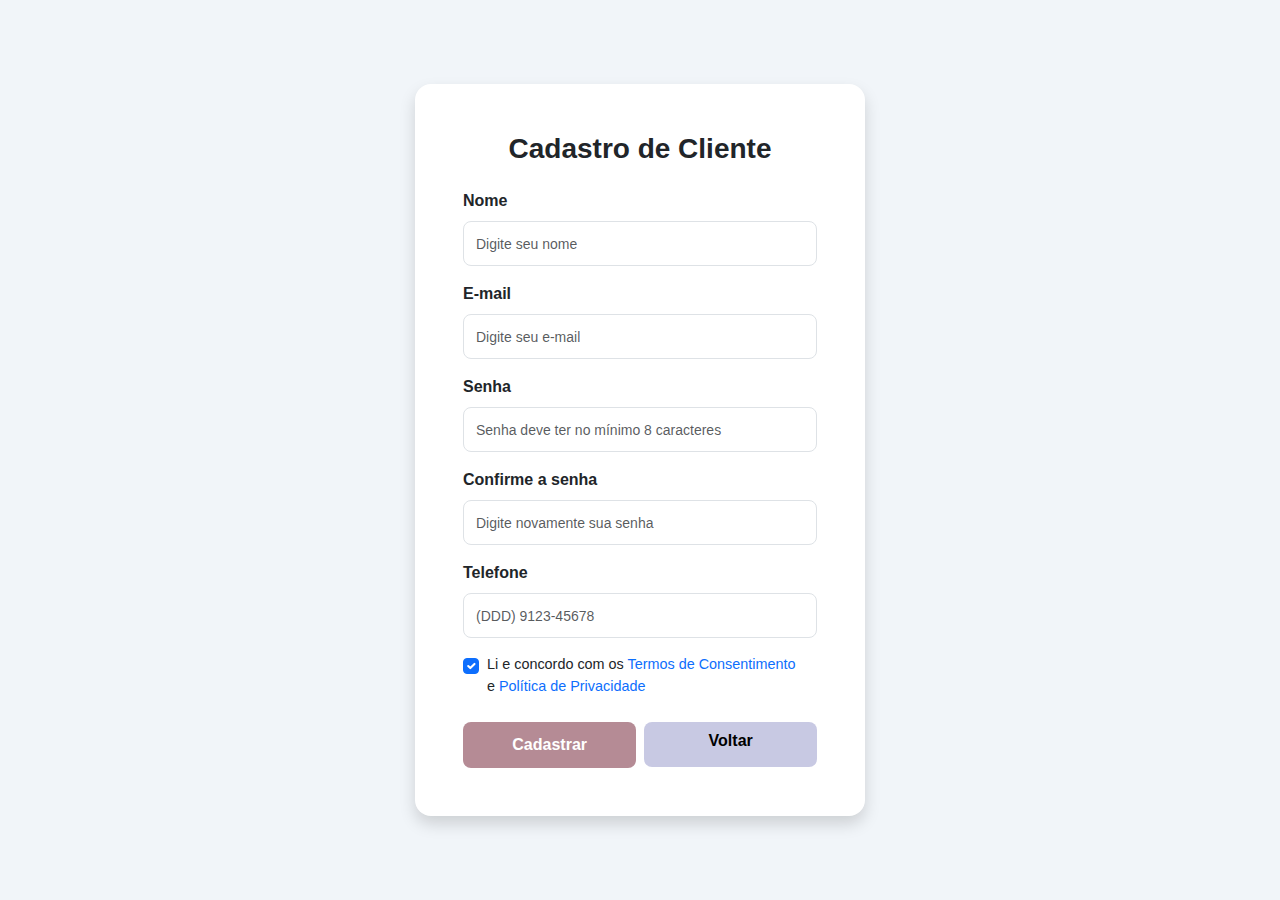
<file: login/cadastrar.html>
<!DOCTYPE html>
<html lang="pt-br">
<head>
  <meta charset="UTF-8" />
  <meta name="viewport" content="width=device-width, initial-scale=1" />
  <title>Cadastro de Cliente</title>
  <link href="https://cdn.jsdelivr.net/npm/bootstrap@5.3.3/dist/css/bootstrap.min.css" rel="stylesheet" />
  <link rel="stylesheet" href="../assets/css/style.css" />
</head>
<body>
  <div class="container d-flex align-items-center justify-content-center min-vh-100">
    <div class="p-5 bg-white rounded-4 shadow" style="width: 100%; max-width: 450px;">
      <h3 class="text-center fw-bold mb-4">Cadastro de Cliente</h3>
      <form id="formCadastroCliente">
        <div class="mb-3">
          <label for="nome" class="form-label fw-semibold">Nome</label>
          <input type="text" class="form-control" id="nome" placeholder="Digite seu nome" required>
        </div>
        <div class="mb-3">
          <label for="email" class="form-label fw-semibold">E-mail</label>
          <input type="email" class="form-control" id="email" placeholder="Digite seu e-mail" required>
        </div>
        <div class="mb-3">
          <label for="senha" class="form-label fw-semibold">Senha</label>
          <input type="password" class="form-control" id="senha" placeholder="Senha deve ter no mínimo 8 caracteres" required>
        </div>
        <div class="mb-3">
          <label for="confirmarSenha" class="form-label fw-semibold">Confirme a senha</label>
          <input type="password" class="form-control" id="confirmarSenha" placeholder="Digite novamente sua senha" required>
        </div>
        <div class="mb-3">
          <label for="telefone" class="form-label fw-semibold">Telefone</label>
          <input type="tel" class="form-control" id="telefone" placeholder="(DDD) 9123-45678" required>
        </div>
        <div class="form-check mb-4">
          <input class="form-check-input" type="checkbox" value="" id="termos" required checked>
          <label class="form-check-label" for="termos" style="font-size: 0.9rem;">
            Li e concordo com os <a href="termos.html">Termos de Consentimento</a><br>e <a href="politicas.html">Política de Privacidade</a>
          </label>
        </div>
        <div class="d-flex justify-content-between">
          <button type="submit" class="btn btn-main w-50 me-2">Cadastrar</button>
          <a href="../index.html" class="btn btn-secondary-custom w-50">Voltar</a>
        </div>
      </form>
    </div>
  </div>

  <script>
    document.getElementById("formCadastroCliente").addEventListener("submit", async function(e) {
      e.preventDefault();
      const cliente = {
        nome: document.getElementById("nome").value,
        email: document.getElementById("email").value,
        senha: document.getElementById("senha").value,
        telefone: document.getElementById("telefone").value
      };

      try {
        const response = await fetch("http://localhost:8080/api/clientes", {
          method: "POST",
          headers: {
            "Content-Type": "application/json"
          },
          body: JSON.stringify(cliente)
        });

        if (response.ok) {
          alert("Cliente cadastrado com sucesso!");
          document.getElementById("formCadastroCliente").reset();
        } else {
          const msg = await response.text();
          alert("Erro: " + msg);
        }
      } catch (error) {
        alert("Erro ao conectar com o servidor.");
        console.error(error);
      }
    });
  </script>
</body>
</html>
</file>
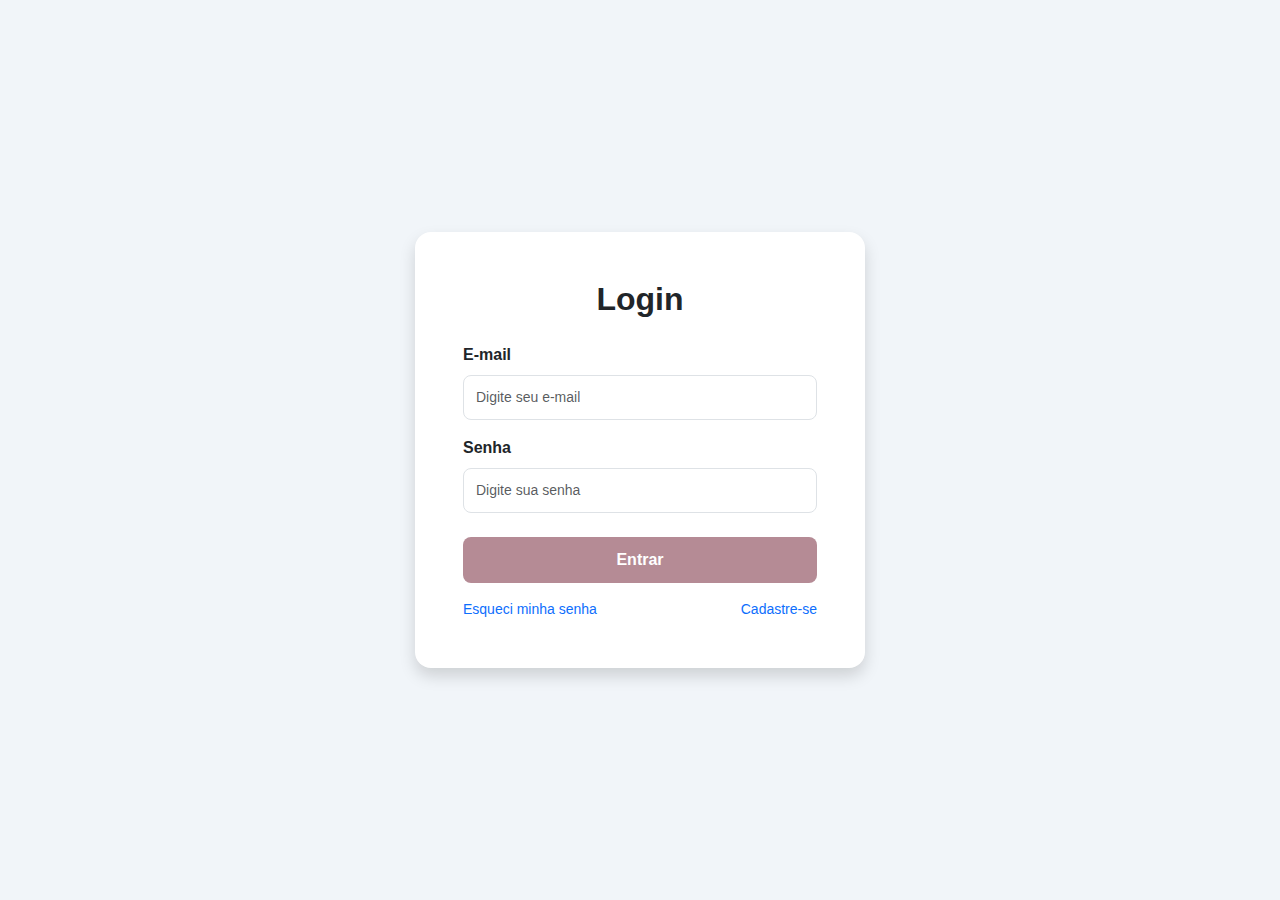
<file: login/login.html>
<!DOCTYPE html>
<html lang="pt-br">
  <head>
    <meta charset="UTF-8" />
    <meta name="viewport" content="width=device-width, initial-scale=1" />
    <title>Login</title>
    <link
      href="https://cdn.jsdelivr.net/npm/bootstrap@5.3.3/dist/css/bootstrap.min.css"
      rel="stylesheet"
    />
    <link rel="stylesheet" href="../assets/css/style.css" />
  </head>
  <body>
    <div
      class="container d-flex align-items-center justify-content-center min-vh-100"
    >
      <div
        class="login-box p-5 shadow rounded-4 bg-white"
        style="width: 100%; max-width: 450px"
      >
        <h2 class="text-center fw-bold mb-4">Login</h2>
        <form id="formLogin">
          <div class="mb-3">
            <label for="email" class="form-label fw-semibold">E-mail</label>
            <input
              type="email"
              class="form-control"
              id="email"
              placeholder="Digite seu e-mail"
              required
            />
          </div>
          <div class="mb-4">
            <label for="senha" class="form-label fw-semibold">Senha</label>
            <input
              type="password"
              class="form-control"
              id="senha"
              placeholder="Digite sua senha"
              required
            />
          </div>
          <div class="d-grid mb-3">
            <button type="submit" class="btn btn-main">Entrar</button>
          </div>
          <div class="d-flex justify-content-between small">
            <a href="recuperar.html">Esqueci minha senha</a>
            <a href="cadastrar.html">Cadastre-se</a>
          </div>
        </form>
      </div>
    </div>

    <script>
      document
        .getElementById("formLogin")
        .addEventListener("submit", async function (e) {
          e.preventDefault();
          const email = document.getElementById("email").value;
          const senha = document.getElementById("senha").value;

          if (email === "teste@teste.com" && senha === "1234") {
            const usuarioTeste = {
              id: 0,
              nome: "Usuário de Teste",
              email: "teste@teste.com",
              tipo: "teste",
            };
            localStorage.setItem("usuario", JSON.stringify(usuarioTeste));
            window.location.href = "/agenda/agenda.html";
            return;
          }

          if (email.toLowerCase() === "admin@admin.com" && senha === "admin") {
            const usuarioTeste = {
              id: 1,
              nome: "Admin",
              email: "admin@admin.com",
              tipo: "admin",
            };
            localStorage.setItem("usuario", JSON.stringify(usuarioTeste));
            console.log("Usuário teste logado:", usuarioTeste);
            window.location.href = "/agenda/agenda.html";

            carregarAgendamentosNoDashboard();
            return;
          }

          try {
            const response = await fetch("http://localhost:8080/api/login", {
              method: "POST",
              headers: {
                "Content-Type": "application/json",
              },
              body: JSON.stringify({ email, senha }),
            });

            if (response.ok) {
              const usuario = await response.json();
              localStorage.setItem("usuario", JSON.stringify(usuario));
              window.location.href = "../agendamentos.html";
            } else {
              const msg = await response.text();
              alert("Erro ao fazer login: " + msg);
            }
          } catch (err) {
            alert("Erro ao conectar com o servidor.");
            console.error(err);
          }
        });
    </script>
  </body>
</html>
</file>
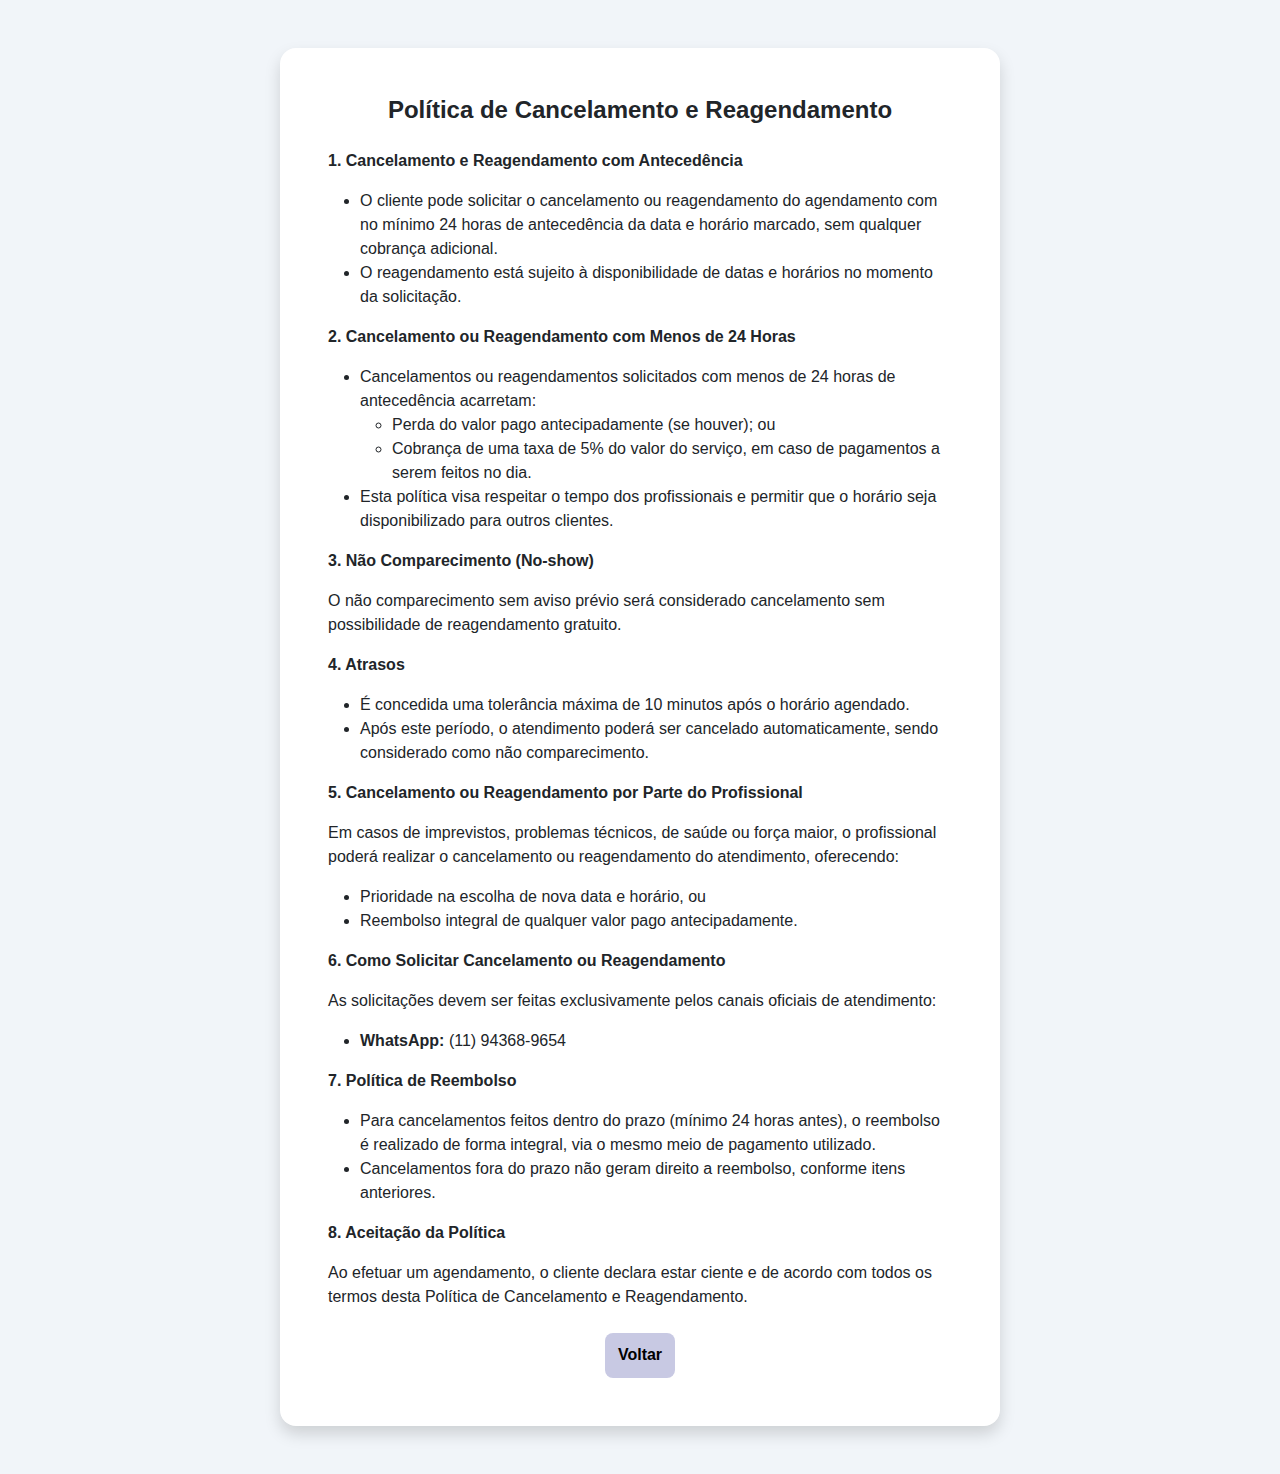
<file: login/politicas.html>
<!DOCTYPE html>
<html lang="pt-br">
<head>
  <meta charset="UTF-8" />
  <meta name="viewport" content="width=device-width, initial-scale=1" />
  <title>Política de Cancelamento e Reagendamento</title>
  <link href="https://cdn.jsdelivr.net/npm/bootstrap@5.3.3/dist/css/bootstrap.min.css" rel="stylesheet" />
  <link rel="stylesheet" href="../assets/css/style.css" />
</head>
<body>
  <div class="container py-5">
    <div class="bg-white p-5 shadow rounded-4 mx-auto" style="max-width: 720px;">
      <h4 class="fw-bold mb-4 text-center">Política de Cancelamento e Reagendamento</h4>

      <p><strong>1. Cancelamento e Reagendamento com Antecedência</strong></p>
      <ul>
        <li>O cliente pode solicitar o cancelamento ou reagendamento do agendamento com no mínimo 24 horas de antecedência da data e horário marcado, sem qualquer cobrança adicional.</li>
        <li>O reagendamento está sujeito à disponibilidade de datas e horários no momento da solicitação.</li>
      </ul>

      <p><strong>2. Cancelamento ou Reagendamento com Menos de 24 Horas</strong></p>
      <ul>
        <li>Cancelamentos ou reagendamentos solicitados com menos de 24 horas de antecedência acarretam:</li>
        <ul>
          <li>Perda do valor pago antecipadamente (se houver); ou</li>
          <li>Cobrança de uma taxa de 5% do valor do serviço, em caso de pagamentos a serem feitos no dia.</li>
        </ul>
        <li>Esta política visa respeitar o tempo dos profissionais e permitir que o horário seja disponibilizado para outros clientes.</li>
      </ul>

      <p><strong>3. Não Comparecimento (No-show)</strong></p>
      <p>O não comparecimento sem aviso prévio será considerado cancelamento sem possibilidade de reagendamento gratuito.</p>

      <p><strong>4. Atrasos</strong></p>
      <ul>
        <li>É concedida uma tolerância máxima de 10 minutos após o horário agendado.</li>
        <li>Após este período, o atendimento poderá ser cancelado automaticamente, sendo considerado como não comparecimento.</li>
      </ul>

      <p><strong>5. Cancelamento ou Reagendamento por Parte do Profissional</strong></p>
      <p>Em casos de imprevistos, problemas técnicos, de saúde ou força maior, o profissional poderá realizar o cancelamento ou reagendamento do atendimento, oferecendo:</p>
      <ul>
        <li>Prioridade na escolha de nova data e horário, ou</li>
        <li>Reembolso integral de qualquer valor pago antecipadamente.</li>
      </ul>

      <p><strong>6. Como Solicitar Cancelamento ou Reagendamento</strong></p>
      <p>As solicitações devem ser feitas exclusivamente pelos canais oficiais de atendimento:</p>
      <ul>
        <li><strong>WhatsApp:</strong> (11) 94368-9654</li>
      </ul>

      <p><strong>7. Política de Reembolso</strong></p>
      <ul>
        <li>Para cancelamentos feitos dentro do prazo (mínimo 24 horas antes), o reembolso é realizado de forma integral, via o mesmo meio de pagamento utilizado.</li>
        <li>Cancelamentos fora do prazo não geram direito a reembolso, conforme itens anteriores.</li>
      </ul>

      <p><strong>8. Aceitação da Política</strong></p>
      <p>Ao efetuar um agendamento, o cliente declara estar ciente e de acordo com todos os termos desta Política de Cancelamento e Reagendamento.</p>

      <div class="text-center mt-4">
        <button onclick="history.back()" class="btn btn-secondary-custom">Voltar</button>
      </div>
    </div>
  </div>
</body>
</html>
</file>
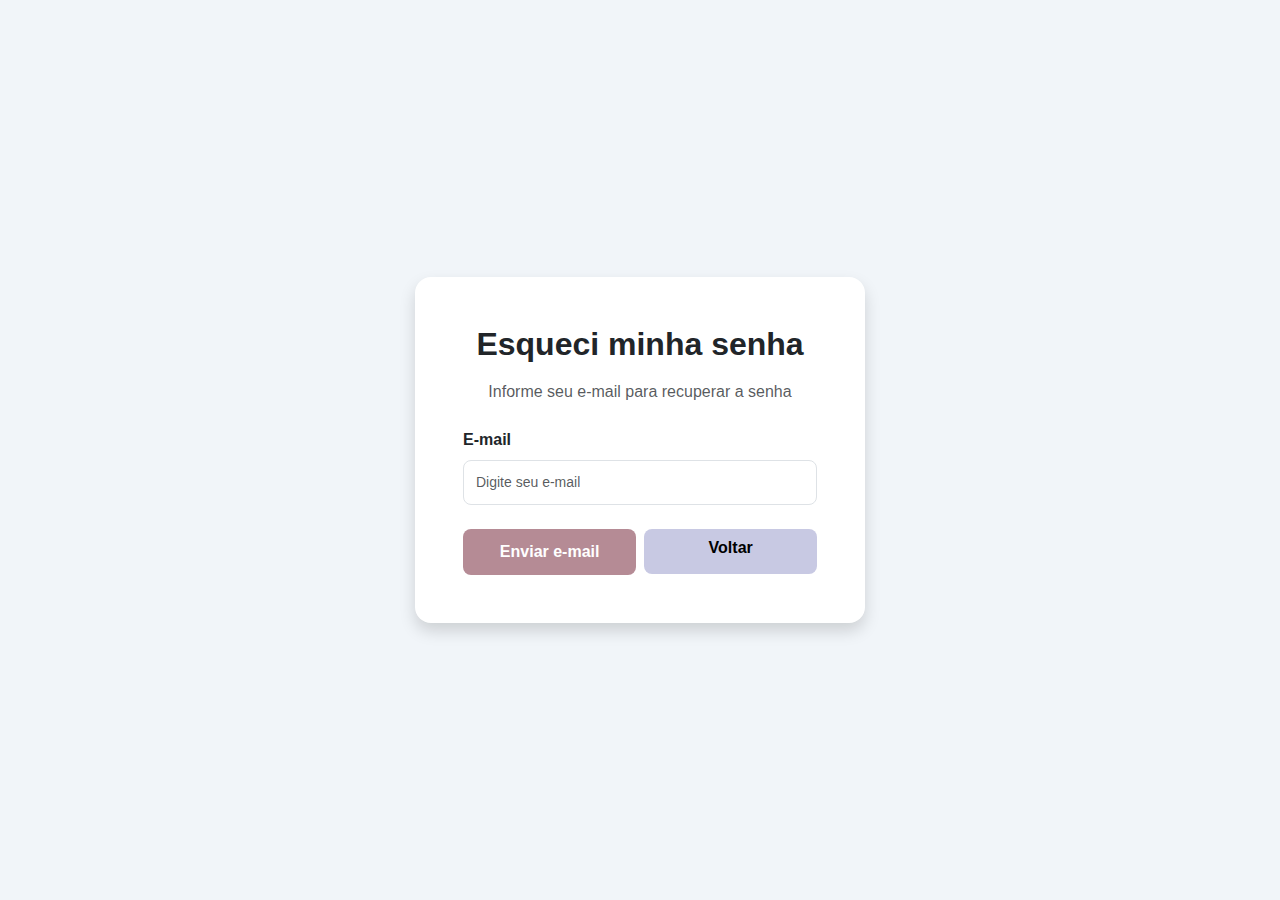
<file: login/recuperar.html>
<!DOCTYPE html>
<html lang="pt-br">
<head>
  <meta charset="UTF-8" />
  <meta name="viewport" content="width=device-width, initial-scale=1" />
  <title>Esqueci minha senha</title>
  <link href="https://cdn.jsdelivr.net/npm/bootstrap@5.3.3/dist/css/bootstrap.min.css" rel="stylesheet" />
  <link rel="stylesheet" href="../assets/css/style.css" />
</head>
<body>
  <div class="container d-flex align-items-center justify-content-center min-vh-100">
    <div class="p-5 bg-white rounded-4 shadow" style="width: 100%; max-width: 450px;">
      <h2 class="fw-bold text-center mb-3">Esqueci minha senha</h2>
      <p class="text-center text-muted mb-4">Informe seu e-mail para recuperar a senha</p>
      <form id="formEsqueciSenha">
        <div class="mb-4">
          <label for="email" class="form-label fw-semibold">E-mail</label>
          <input type="email" class="form-control" id="email" placeholder="Digite seu e-mail" required>
        </div>
        <div class="d-flex justify-content-between">
          <button type="submit" class="btn btn-main w-50 me-2">Enviar e-mail</button>
          <a href="login.html" class="btn btn-secondary-custom w-50">Voltar</a>
        </div>
      </form>
    </div>
  </div>

  <script>
    document.getElementById("formEsqueciSenha").addEventListener("submit", async function(e) {
      e.preventDefault();
      const email = document.getElementById("email").value;

      try {
        const response = await fetch("http://localhost:8080/api/recuperar-senha", {
          method: "POST",
          headers: {
            "Content-Type": "application/json"
          },
          body: JSON.stringify({ email })
        });

        if (response.ok) {
          alert("E-mail de recuperação enviado com sucesso!");
          document.getElementById("formEsqueciSenha").reset();
        } else {
          const msg = await response.text();
          alert("Erro: " + msg);
        }
      } catch (error) {
        alert("Erro ao conectar com o servidor.");
        console.error(error);
      }
    });
  </script>
</body>
</html>
</file>
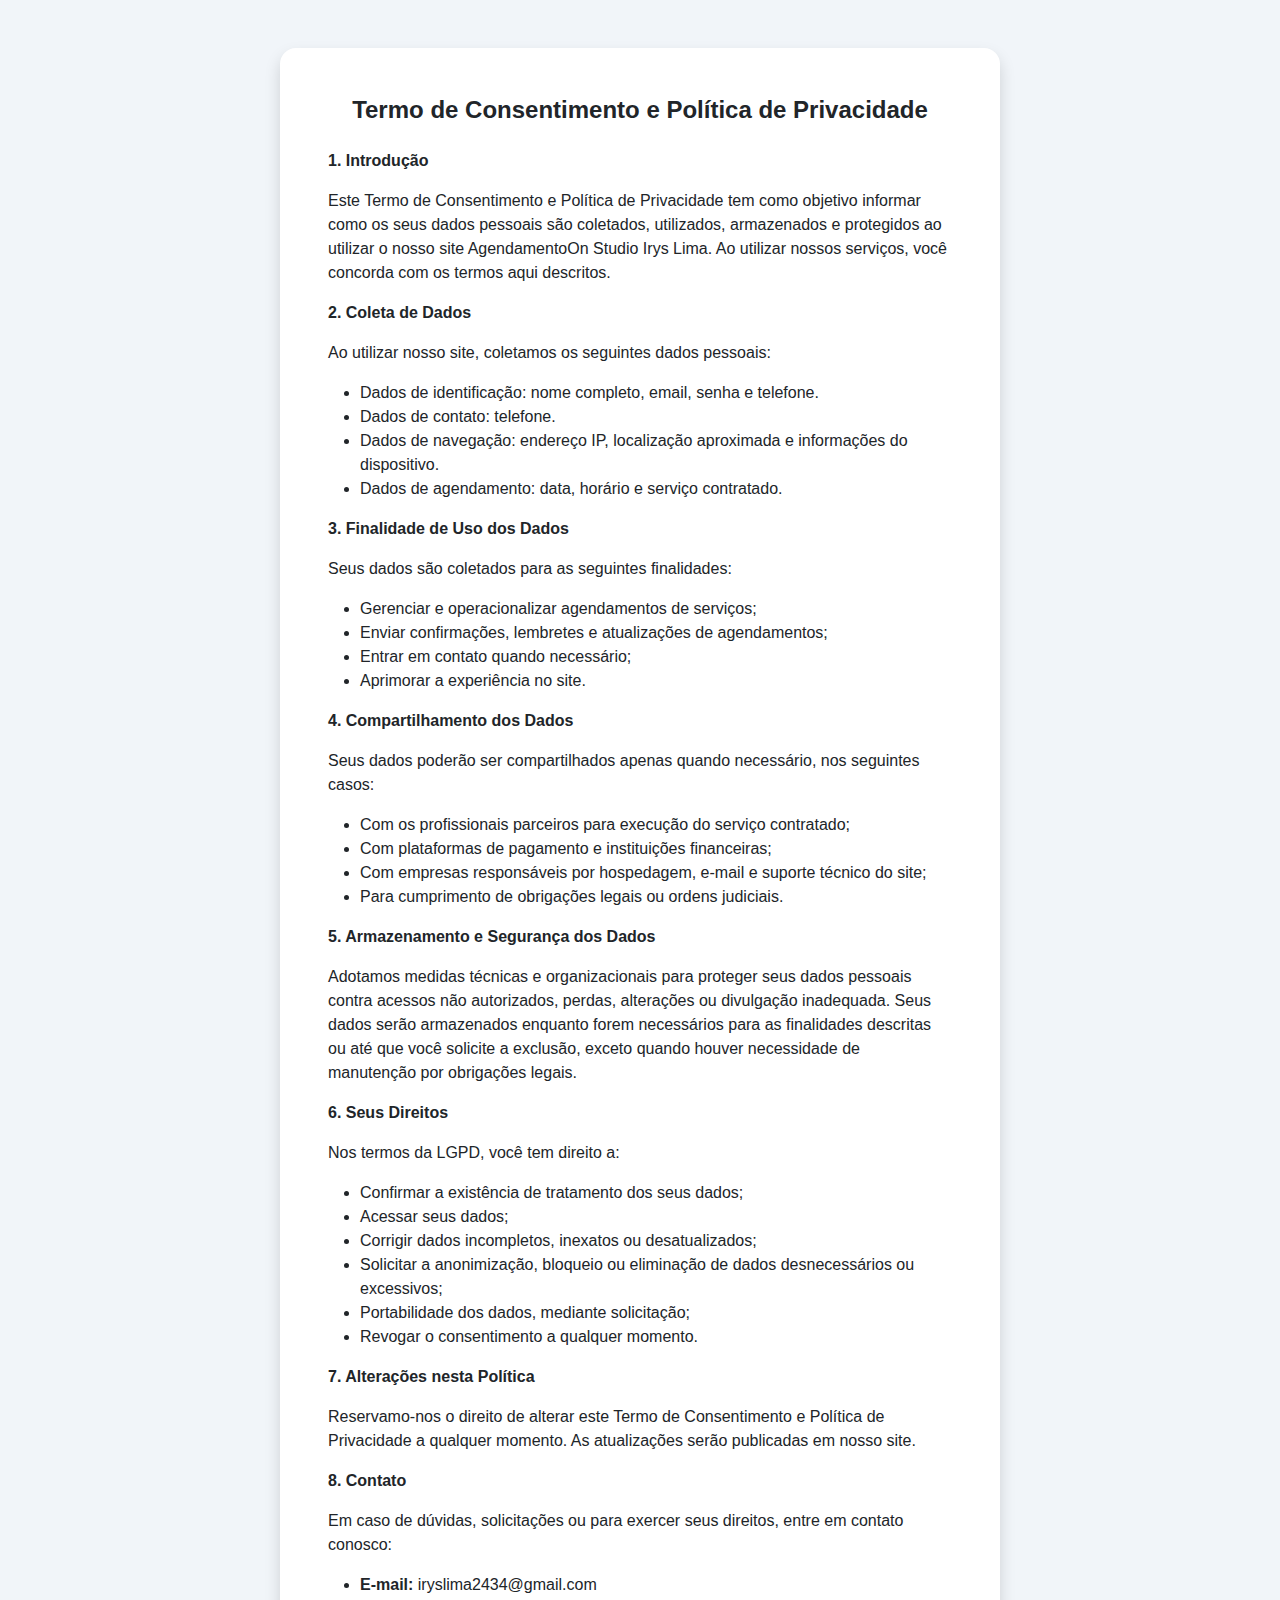
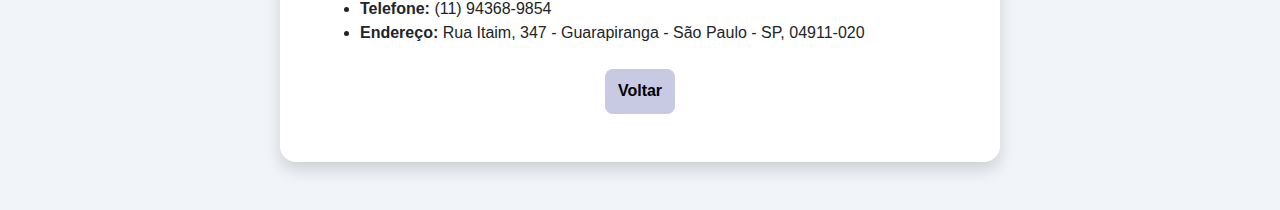
<file: login/termos.html>
<!DOCTYPE html>
<html lang="pt-br">
<head>
  <meta charset="UTF-8" />
  <meta name="viewport" content="width=device-width, initial-scale=1" />
  <title>Termo de Consentimento e Política de Privacidade</title>
  <link href="https://cdn.jsdelivr.net/npm/bootstrap@5.3.3/dist/css/bootstrap.min.css" rel="stylesheet" />
  <link rel="stylesheet" href="../assets/css/style.css" />
</head>
<body>
  <div class="container py-5">
    <div class="bg-white p-5 shadow rounded-4 mx-auto" style="max-width: 720px;">
      <h4 class="fw-bold mb-4 text-center">Termo de Consentimento e Política de Privacidade</h4>

      <p><strong>1. Introdução</strong></p>
      <p>Este Termo de Consentimento e Política de Privacidade tem como objetivo informar como os seus dados pessoais são coletados, utilizados, armazenados e protegidos ao utilizar o nosso site AgendamentoOn Studio Irys Lima. Ao utilizar nossos serviços, você concorda com os termos aqui descritos.</p>

      <p><strong>2. Coleta de Dados</strong></p>
      <p>Ao utilizar nosso site, coletamos os seguintes dados pessoais:</p>
      <ul>
        <li>Dados de identificação: nome completo, email, senha e telefone.</li>
        <li>Dados de contato: telefone.</li>
        <li>Dados de navegação: endereço IP, localização aproximada e informações do dispositivo.</li>
        <li>Dados de agendamento: data, horário e serviço contratado.</li>
      </ul>

      <p><strong>3. Finalidade de Uso dos Dados</strong></p>
      <p>Seus dados são coletados para as seguintes finalidades:</p>
      <ul>
        <li>Gerenciar e operacionalizar agendamentos de serviços;</li>
        <li>Enviar confirmações, lembretes e atualizações de agendamentos;</li>
        <li>Entrar em contato quando necessário;</li>
        <li>Aprimorar a experiência no site.</li>
      </ul>

      <p><strong>4. Compartilhamento dos Dados</strong></p>
      <p>Seus dados poderão ser compartilhados apenas quando necessário, nos seguintes casos:</p>
      <ul>
        <li>Com os profissionais parceiros para execução do serviço contratado;</li>
        <li>Com plataformas de pagamento e instituições financeiras;</li>
        <li>Com empresas responsáveis por hospedagem, e-mail e suporte técnico do site;</li>
        <li>Para cumprimento de obrigações legais ou ordens judiciais.</li>
      </ul>

      <p><strong>5. Armazenamento e Segurança dos Dados</strong></p>
      <p>Adotamos medidas técnicas e organizacionais para proteger seus dados pessoais contra acessos não autorizados, perdas, alterações ou divulgação inadequada. Seus dados serão armazenados enquanto forem necessários para as finalidades descritas ou até que você solicite a exclusão, exceto quando houver necessidade de manutenção por obrigações legais.</p>

      <p><strong>6. Seus Direitos</strong></p>
      <p>Nos termos da LGPD, você tem direito a:</p>
      <ul>
        <li>Confirmar a existência de tratamento dos seus dados;</li>
        <li>Acessar seus dados;</li>
        <li>Corrigir dados incompletos, inexatos ou desatualizados;</li>
        <li>Solicitar a anonimização, bloqueio ou eliminação de dados desnecessários ou excessivos;</li>
        <li>Portabilidade dos dados, mediante solicitação;</li>
        <li>Revogar o consentimento a qualquer momento.</li>
      </ul>

      <p><strong>7. Alterações nesta Política</strong></p>
      <p>Reservamo-nos o direito de alterar este Termo de Consentimento e Política de Privacidade a qualquer momento. As atualizações serão publicadas em nosso site.</p>

      <p><strong>8. Contato</strong></p>
      <p>Em caso de dúvidas, solicitações ou para exercer seus direitos, entre em contato conosco:</p>
      <ul>
        <li><strong>E-mail:</strong> iryslima2434@gmail.com</li>
        <li><strong>Telefone:</strong> (11) 94368-9854</li>
        <li><strong>Endereço:</strong> Rua Itaim, 347 - Guarapiranga - São Paulo - SP, 04911-020</li>
      </ul>

      <div class="text-center mt-4">
        <button onclick="history.back()" class="btn btn-secondary-custom">Voltar</button>
      </div>
    </div>
  </div>
</body>
</html>
</file>
<file: assets/css/style.css>
body {
  background-color: #f1f5f9;
  font-family: 'Segoe UI', sans-serif;
}

.login-box {
  width: 100%;
  max-width: 400px;
  background-color: #ffffff;
  border-radius: 12px;
  box-shadow: 0 4px 10px rgba(0, 0, 0, 0.05);
}

input.form-control {
  border-radius: 8px;
  height: 45px;
  font-size: 14px;
}

input:focus {
  box-shadow: 0 0 0 0.2rem rgba(13, 110, 253, 0.25);
}

.text-main {
  color: #b58b95;
}

.btn-login {
  background-color: #b58b95;
  color: white;
  font-weight: bold;
  border-radius: 8px;
  height: 45px;
}

.btn-login:hover {
  background-color: #a37880;
}

.btn-main {
  background-color: #b58b95;
  color: white;
  font-weight: bold;
  border-radius: 8px;
  padding: 10px 24px;
  font-size: 16px;
  text-decoration: none;
}

.btn-main:hover {
  background-color: #a37880;
  color: white;
}

a {
  text-decoration: none;
}

a:hover {
  text-decoration: underline;
}

.btn-secondary {
  background-color: #7c7c7c;
  border: none;
}

.btn-secondary:hover {
  background-color: #5f5f5f;
}

.btn-danger {
  background-color: #d9534f;
  border: none;
}

.btn-danger:hover {
  background-color: #c9302c;
}

.navbar.bg-white {
  border-bottom: 1px solid #e0e0e0;
}

.btn-secondary-custom {
  background-color: #c8c9e3;
  color: black;
  font-weight: bold;
  border-radius: 8px;
  height: 45px;
}

.btn-secondary-custom:hover {
  background-color: #aeb0d0;
  color: black;
}
</file>
